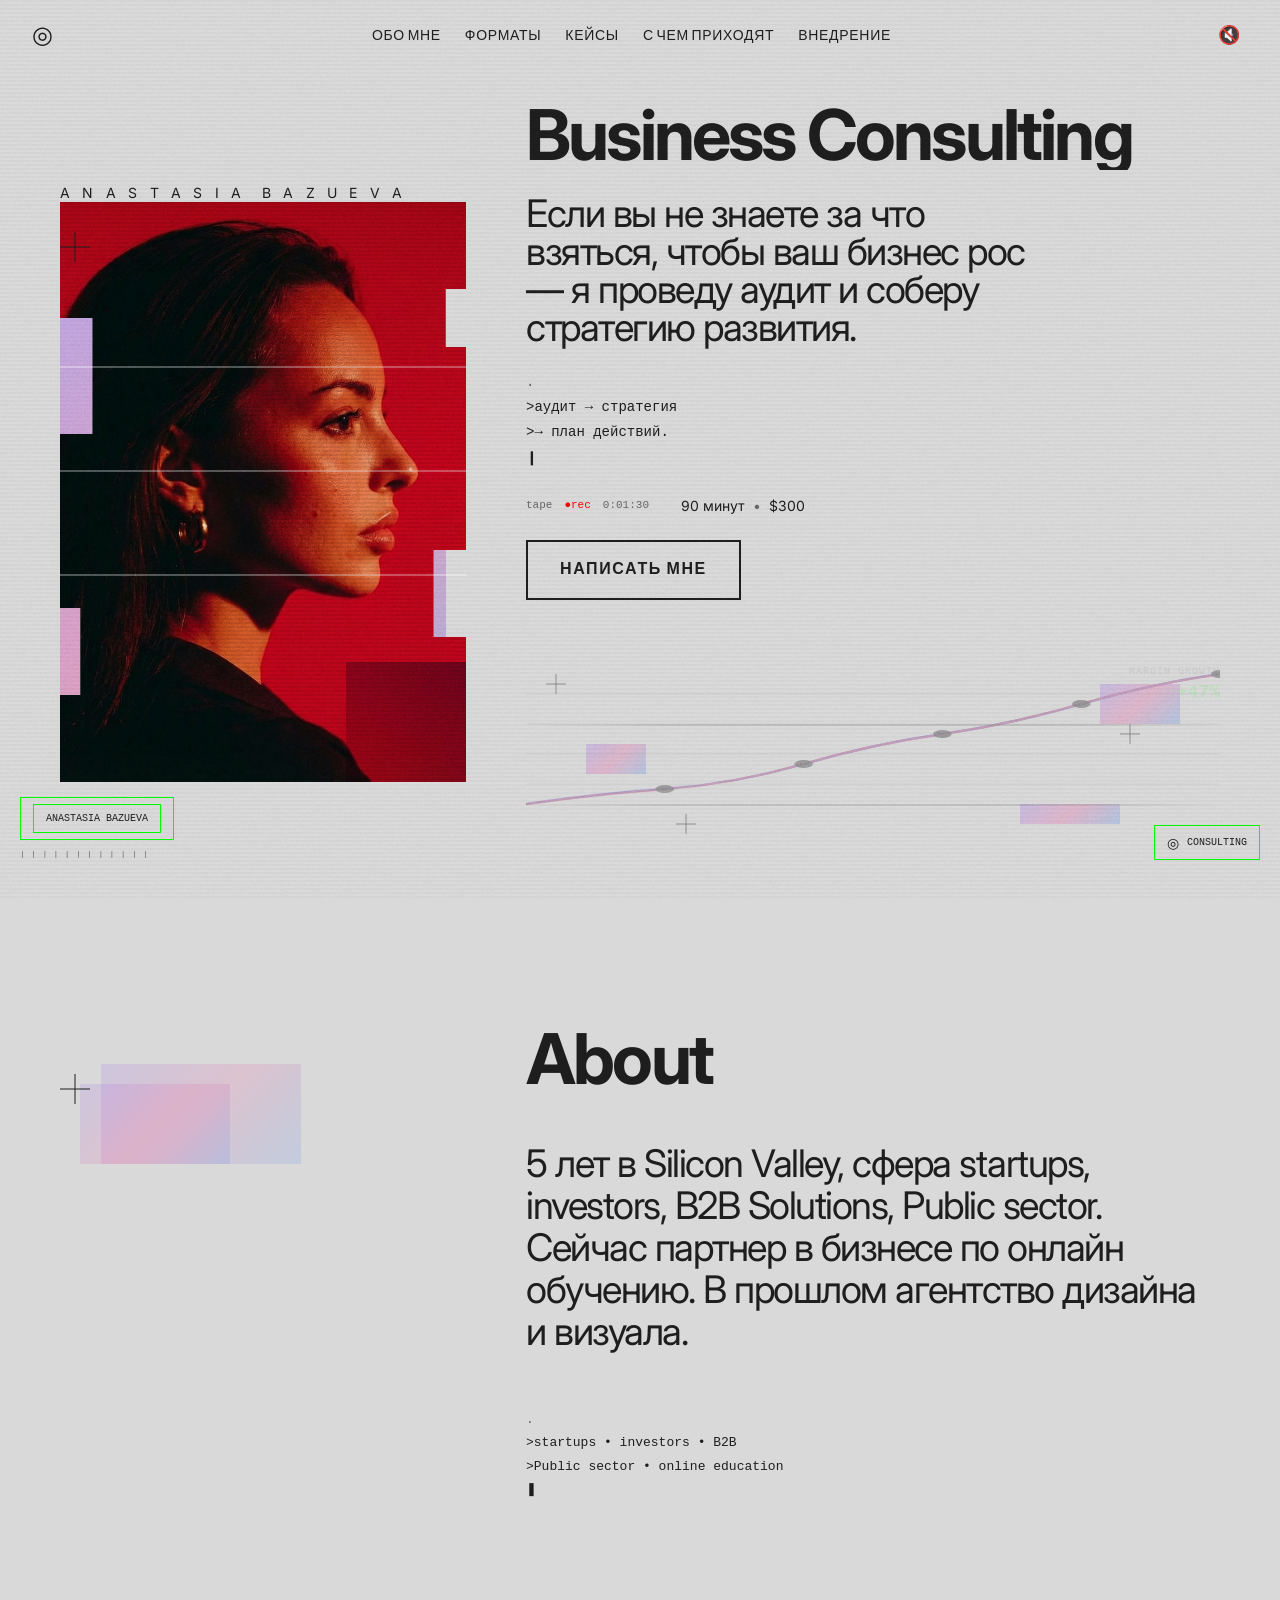
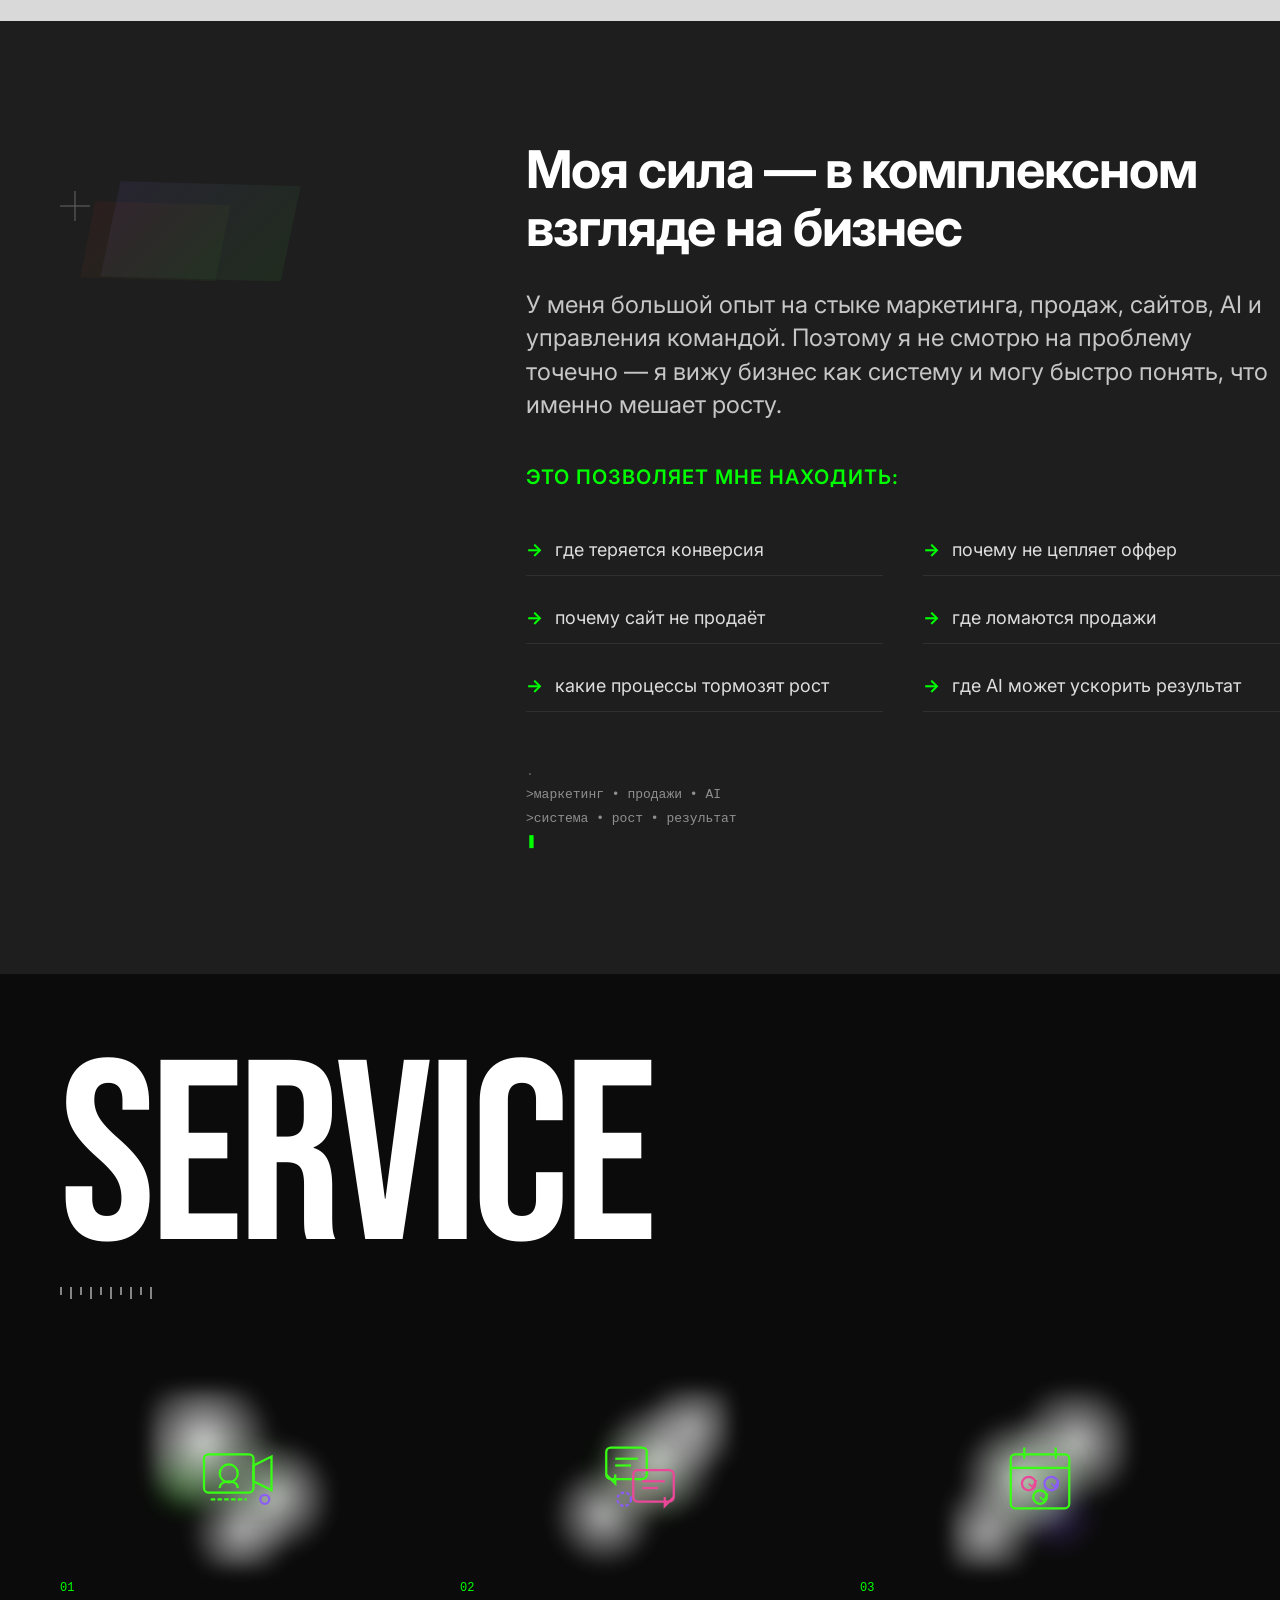
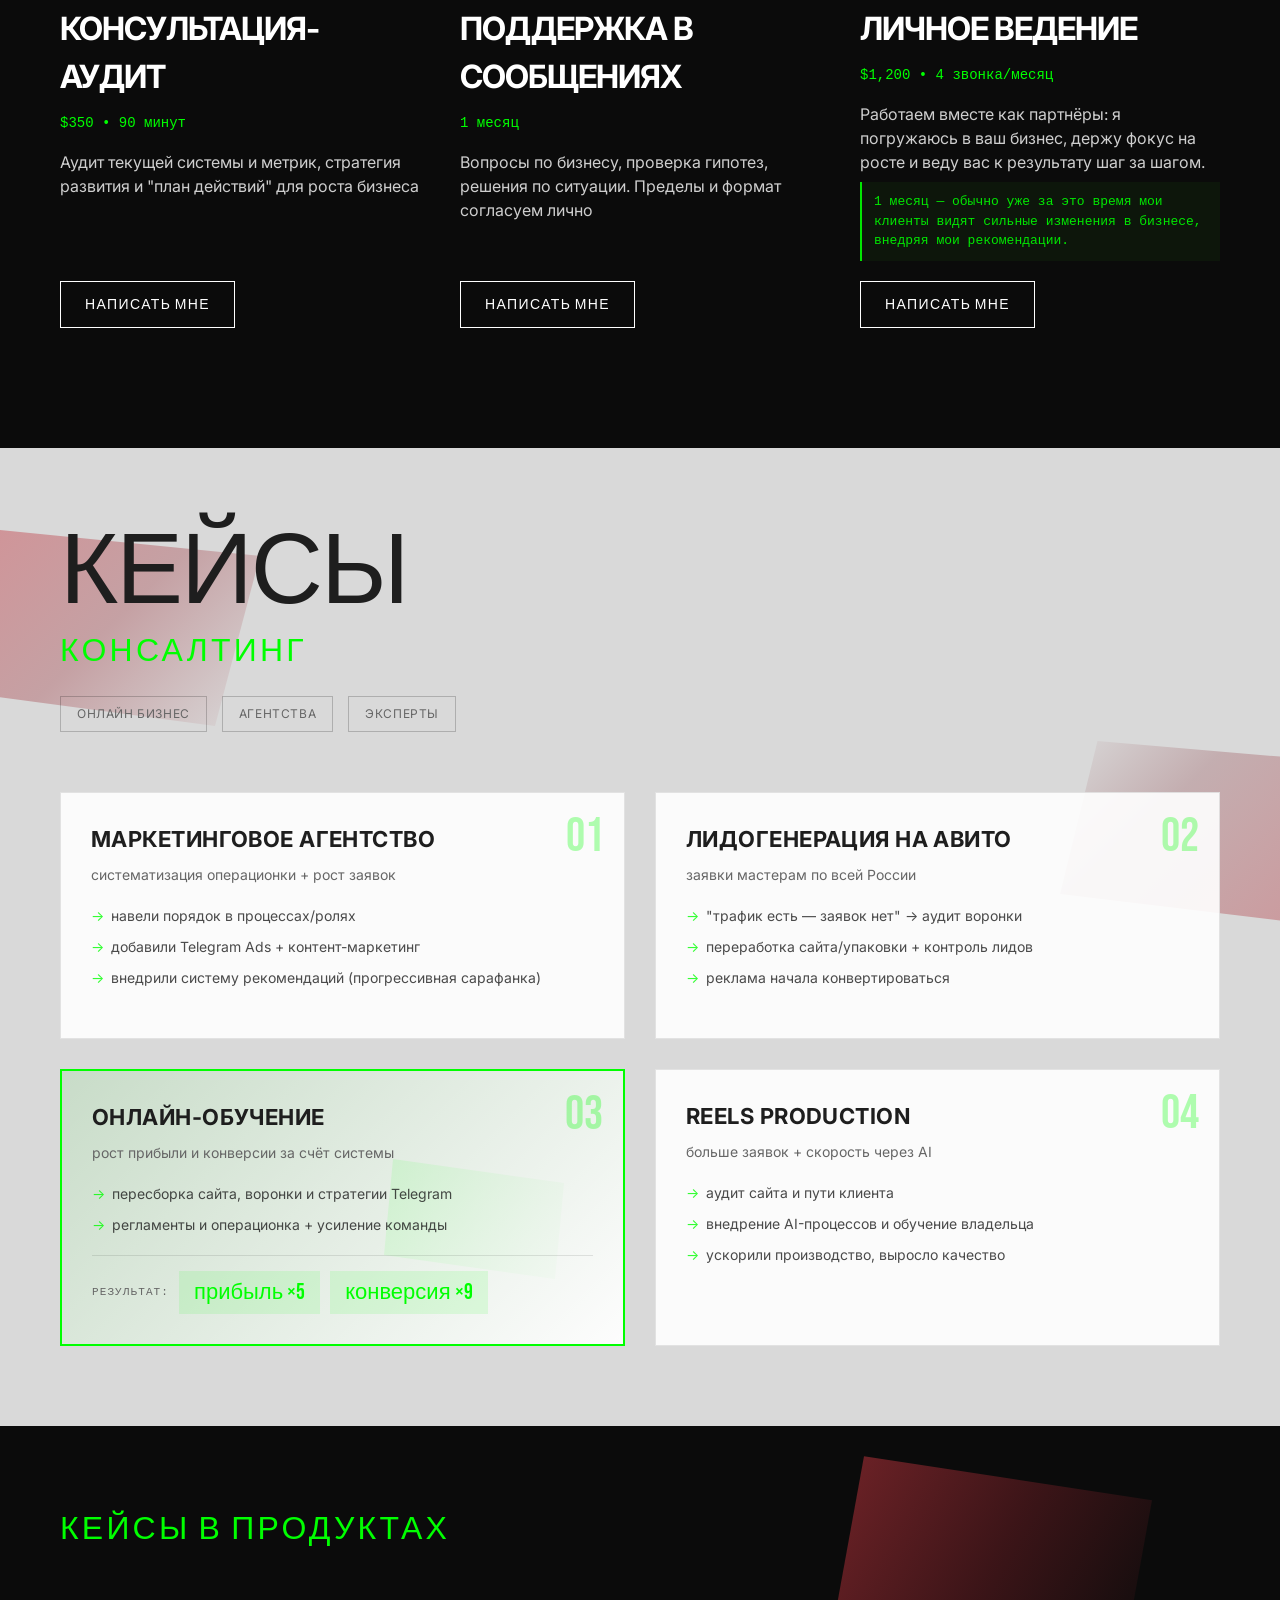
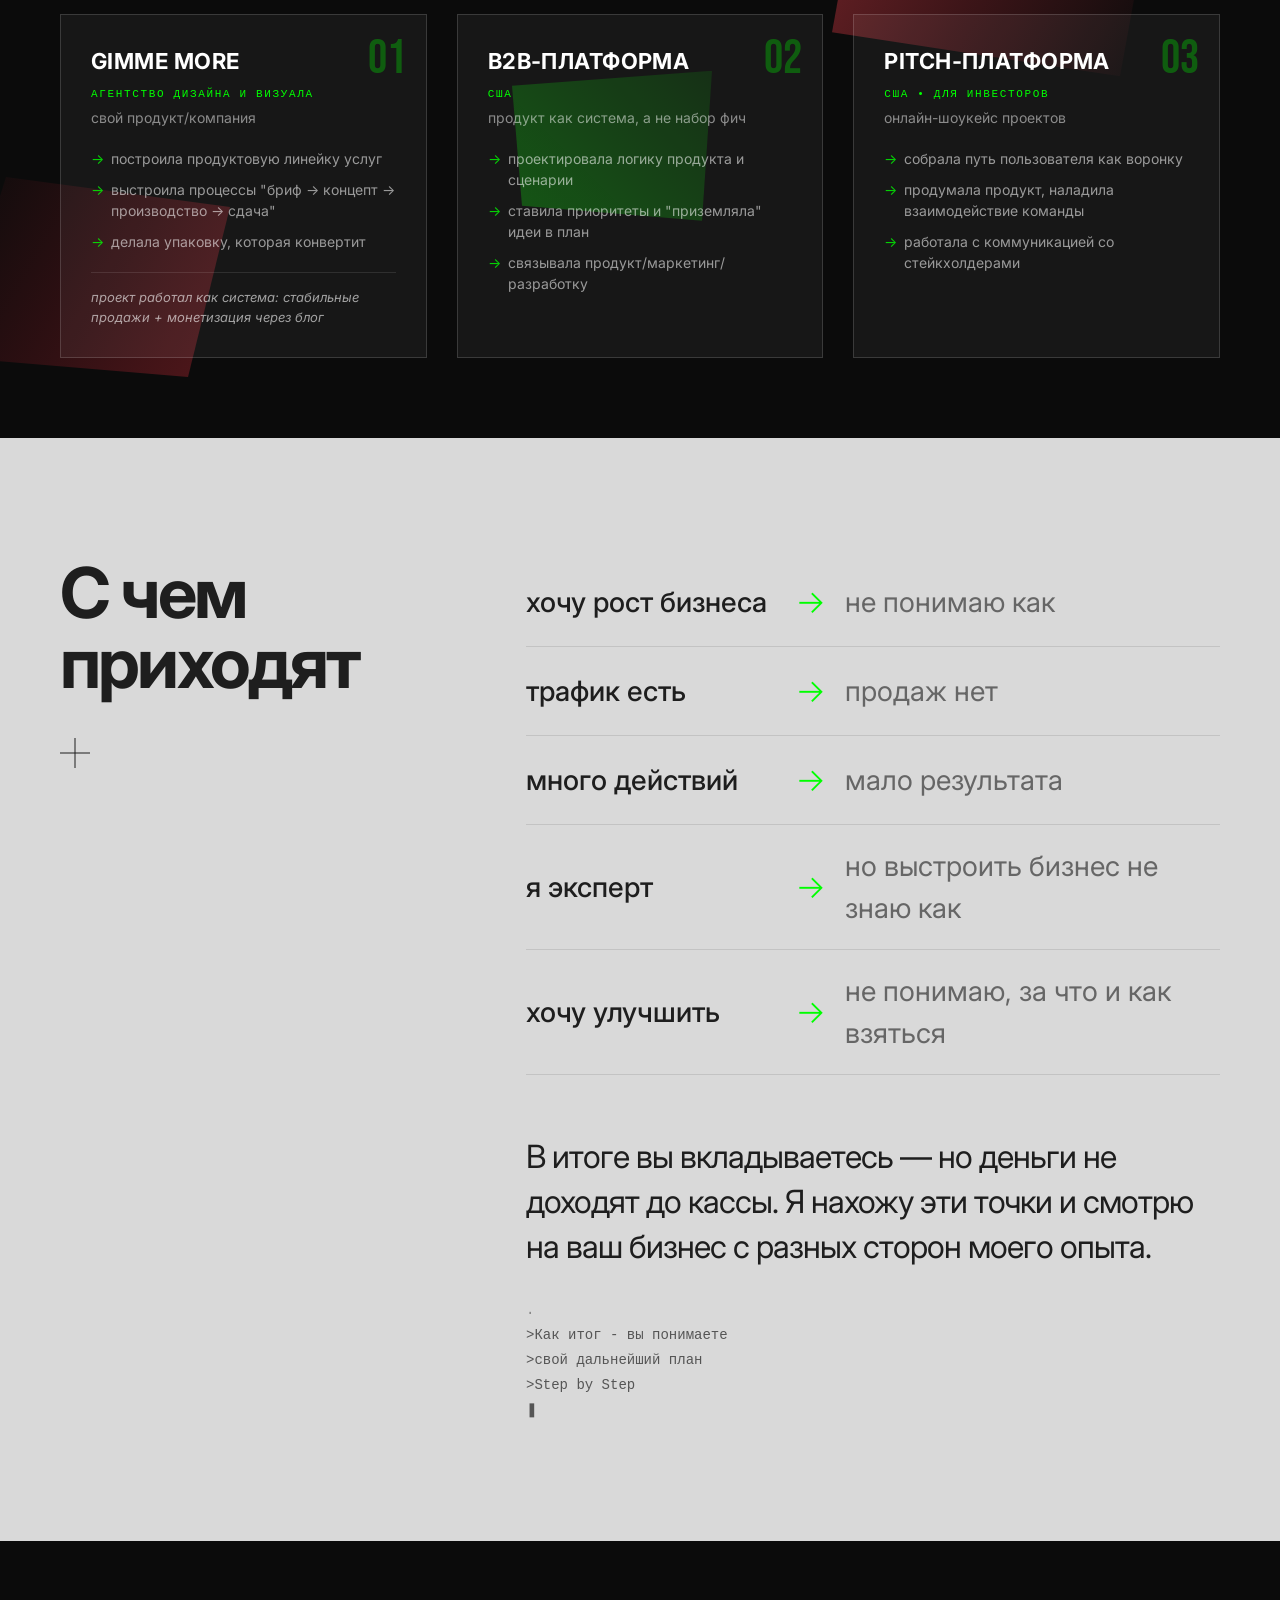
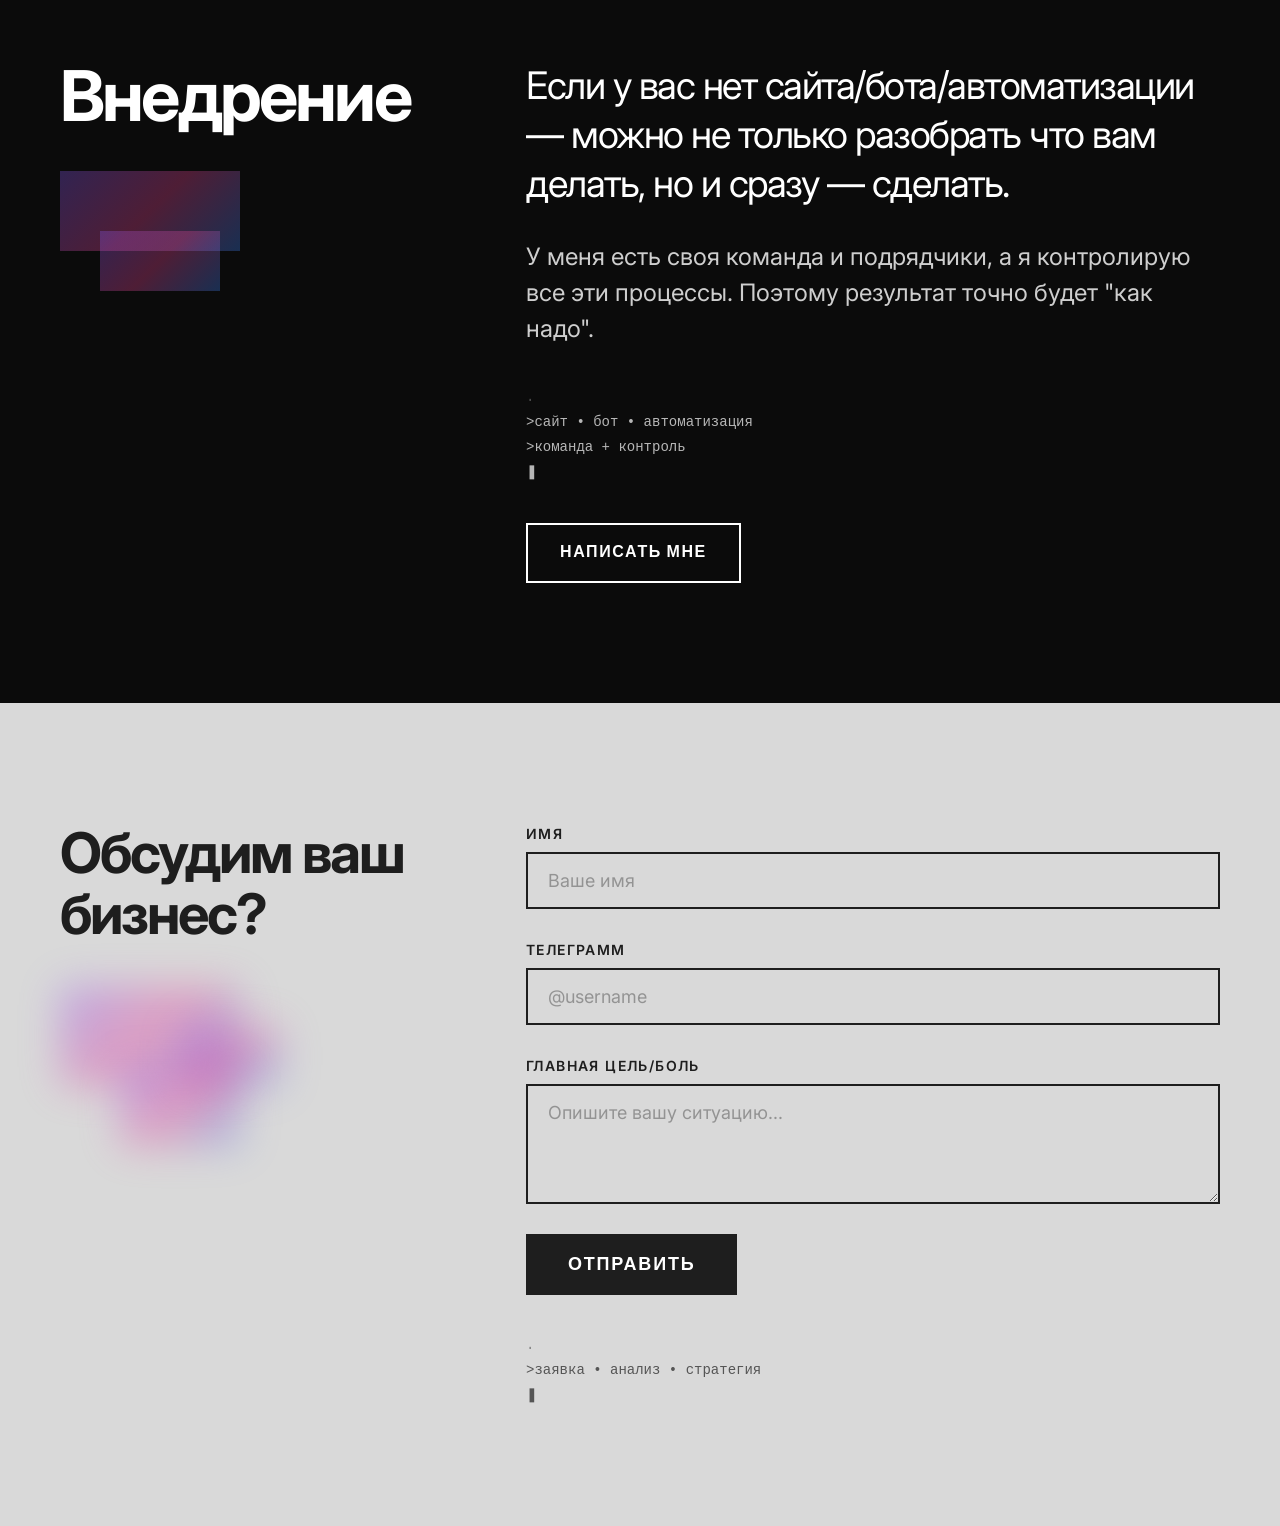
<file: index.html>
<!DOCTYPE html>
<html lang="ru">
<head>
    <meta charset="UTF-8">
    <meta name="viewport" content="width=device-width, initial-scale=1.0">
    
    <!-- Google Site Verification -->
    <meta name="google-site-verification" content="x9IUlZt-P3_y-FMjSWGEfoLqw23lVJNeAgJu95yqfCg" />
    
    <!-- SEO Meta Tags -->
    <title>Бизнес-консультант Анастасия Базуева | Консультации по развитию бизнеса онлайн</title>
    <meta name="description" content="Бизнес-консультант с опытом в Silicon Valley. Аудит бизнеса, стратегия роста, увеличение прибыли. Консультации онлайн: анализ метрик, воронки продаж, план действий. От $300 за сессию.">
    <meta name="keywords" content="бизнес консультант, консультация онлайн бизнеса, как увеличить прибыль, рост бизнеса, аудит бизнеса, стратегия развития бизнеса, бизнес консалтинг, увеличение продаж, воронка продаж, бизнес стратег, консультант по бизнесу онлайн">
    <meta name="author" content="Анастасия Базуева">
    <meta name="robots" content="index, follow">
    <link rel="canonical" href="https://bazuevaconasulting.netlify.app/">
    
    <!-- Open Graph / Facebook -->
    <meta property="og:type" content="website">
    <meta property="og:url" content="https://bazuevaconasulting.netlify.app/">
    <meta property="og:title" content="Бизнес-консультант Анастасия Базуева | Стратегия роста вашего бизнеса">
    <meta property="og:description" content="Аудит бизнеса и стратегия развития от консультанта с опытом в Silicon Valley. Консультации онлайн от $300.">
    <meta property="og:image" content="https://bazuevaconasulting.netlify.app/photo.png">
    <meta property="og:locale" content="ru_RU">
    
    <!-- Twitter -->
    <meta name="twitter:card" content="summary_large_image">
    <meta name="twitter:url" content="https://bazuevaconasulting.netlify.app/">
    <meta name="twitter:title" content="Бизнес-консультант Анастасия Базуева | Стратегия роста вашего бизнеса">
    <meta name="twitter:description" content="Аудит бизнеса и стратегия развития от консультанта с опытом в Silicon Valley. Консультации онлайн от $300.">
    <meta name="twitter:image" content="https://bazuevaconasulting.netlify.app/photo.png">
    <link rel="preconnect" href="https://fonts.googleapis.com">
    <link rel="preconnect" href="https://fonts.gstatic.com" crossorigin>
    <link href="https://fonts.googleapis.com/css2?family=Bebas+Neue&family=Inter:wght@400;500;600;700&display=swap" rel="stylesheet">
    <link rel="stylesheet" href="styles.css">
    
    <!-- Schema.org Structured Data -->
    <script type="application/ld+json">
    {
        "@context": "https://schema.org",
        "@type": "ProfessionalService",
        "name": "Анастасия Базуева - Бизнес Консалтинг",
        "description": "Бизнес-консультант с опытом в Silicon Valley. Аудит бизнеса, стратегия роста, увеличение прибыли.",
        "url": "https://bazuevaconasulting.netlify.app/",
        "image": "https://bazuevaconasulting.netlify.app/photo.png",
        "priceRange": "$300-$400",
        "serviceType": ["Бизнес-консультации", "Аудит бизнеса", "Стратегия развития"],
        "founder": {
            "@type": "Person",
            "name": "Анастасия Базуева",
            "jobTitle": "Бизнес-консультант",
            "sameAs": "https://t.me/nastyabazueva"
        },
        "hasOfferCatalog": {
            "@type": "OfferCatalog",
            "name": "Услуги консалтинга",
            "itemListElement": [
                {
                    "@type": "Offer",
                    "name": "Консультация-аудит",
                    "description": "Аудит текущей системы и метрик, стратегия развития",
                    "price": "300",
                    "priceCurrency": "USD"
                },
                {
                    "@type": "Offer",
                    "name": "Подписка на звонки",
                    "description": "Part-time партнёр-стратег в вашу команду",
                    "price": "400",
                    "priceCurrency": "USD"
                }
            ]
        }
    }
    </script>
</head>
<body>
    <!-- Глобальные глитч-эффекты -->
    <div class="glitch-lines"></div>
    <div class="glitch-bar glitch-bar--1"></div>
    <div class="glitch-bar glitch-bar--2"></div>
    <div class="glitch-bar glitch-bar--3"></div>
    
    <!-- Canvas для эффекта шума -->
    <canvas id="noise-canvas"></canvas>

    <!-- Header -->
    <header class="header">
        <div class="header__container">
            <div class="header__logo">
                <a href="#" class="header__logo-link">
                    <span class="header__icon">◎</span>
                </a>
            </div>
            
            <nav class="header__nav">
                <a href="#about" class="nav__link">ОБО МНЕ</a>
                <a href="#formats" class="nav__link">ФОРМАТЫ</a>
                <a href="#cases" class="nav__link">КЕЙСЫ</a>
                <a href="#problems" class="nav__link">С ЧЕМ ПРИХОДЯТ</a>
                <a href="#implementation" class="nav__link">ВНЕДРЕНИЕ</a>
            </nav>
            
            <button class="header__sound-btn">
                <span class="sound-icon">🔇</span>
            </button>
        </div>
    </header>

    <!-- Floating Side Labels -->
    <div class="floating-label floating-label--left">
        <a href="#" class="floating-label__link">
            <span class="floating-label__box">ANASTASIA BAZUEVA</span>
        </a>
        <span class="floating-label__ticker">| | | | | | | | | | | |</span>
    </div>
    
    <div class="floating-label floating-label--right">
        <a href="#" class="floating-label__link">
            <span class="floating-label__icon">◎</span>
            <span class="floating-label__text">CONSULTING</span>
        </a>
    </div>

    <!-- Hero Section -->
    <section class="hero">
        <div class="hero__container">
            <!-- Левая часть - Глитч-элементы -->
            <div class="hero__left">
                <div class="hero__brand">
                    <span class="brand__name">A N A S T A S I A&nbsp;&nbsp;B A Z U E V A</span>
                    <span class="brand__ticker">| | | | | | | | | | | |</span>
                </div>
                
                <!-- Декоративный крест -->
                <div class="hero__cross">
                    <span class="cross__horizontal"></span>
                    <span class="cross__vertical"></span>
                </div>
                
                <!-- Фото с глитч-эффектом -->
                <div class="hero__photo-container">
                    <div class="hero__photo-glitch">
                        <img src="photo.png" alt="Anastasia Bazueva" class="hero__photo hero__photo--main">
                        <img src="photo.png" alt="" class="hero__photo hero__photo--r" aria-hidden="true">
                        <img src="photo.png" alt="" class="hero__photo hero__photo--g" aria-hidden="true">
                        <img src="photo.png" alt="" class="hero__photo hero__photo--b" aria-hidden="true">
                    </div>
                    <div class="hero__photo-scanlines"></div>
                    <div class="hero__photo-noise"></div>
                </div>
                
                <!-- Глитч-декоративные элементы -->
                <div class="glitch-decor">
                    <div class="glitch-decor__shape glitch-decor__shape--1"></div>
                    <div class="glitch-decor__shape glitch-decor__shape--2"></div>
                    <div class="glitch-decor__lines">
                        <span></span><span></span><span></span>
                    </div>
                </div>
            </div>
            
            <!-- Правая часть с текстом -->
            <div class="hero__content">
                <div class="hero__title-wrapper">
                    <h1 class="hero__title">Business Consulting</h1>
                </div>
                
                <div class="hero__description">
                    <p class="hero__text">
                        Если вы не знаете за что взяться, чтобы ваш бизнес рос — я проведу аудит и соберу стратегию развития.
                    </p>
                </div>
                
                <div class="hero__terminal">
                    <span class="terminal__prompt">.</span>
                    <span class="terminal__line">>аудит → стратегия</span>
                    <span class="terminal__line">>→ план действий.</span>
                    <span class="terminal__cursor">❙︎</span>
                </div>
                
                <div class="hero__meta">
                    <div class="meta__tape">
                        <span class="tape__label">tape</span>
                        <span class="tape__rec">●rec</span>
                        <span class="tape__time">0:01:30</span>
                    </div>
                    <div class="meta__price">
                        <span class="price__duration">90 минут</span>
                        <span class="price__separator">•</span>
                        <span class="price__amount">$300</span>
                    </div>
                </div>
                
                <a href="#contact" class="hero__cta">
                    <span class="cta__text">НАПИСАТЬ МНЕ</span>
                </a>
                
                <!-- График роста маржи с глитч-элементами -->
                <div class="hero__chart-wrapper">
                    <!-- Крестики -->
                    <div class="chart__cross chart__cross--1">
                        <span class="cross__h"></span>
                        <span class="cross__v"></span>
                    </div>
                    <div class="chart__cross chart__cross--2">
                        <span class="cross__h"></span>
                        <span class="cross__v"></span>
                    </div>
                    <div class="chart__cross chart__cross--3">
                        <span class="cross__h"></span>
                        <span class="cross__v"></span>
                    </div>
                    
                    <!-- Глитч-блоки -->
                    <div class="chart__glitch chart__glitch--1"></div>
                    <div class="chart__glitch chart__glitch--2"></div>
                    <div class="chart__glitch chart__glitch--3"></div>
                    
                    <!-- График -->
                    <div class="hero__chart">
                        <svg class="chart__svg" viewBox="0 0 300 150" preserveAspectRatio="none">
                            <!-- Сетка -->
                            <line class="chart__grid-line" x1="0" y1="30" x2="300" y2="30"/>
                            <line class="chart__grid-line" x1="0" y1="60" x2="300" y2="60"/>
                            <line class="chart__grid-line" x1="0" y1="90" x2="300" y2="90"/>
                            <line class="chart__grid-line" x1="0" y1="120" x2="300" y2="120"/>
                            
                            <!-- Основная линия графика -->
                            <path class="chart__line chart__line--main" d="M0,140 Q30,130 60,125 T120,100 T180,70 T240,40 T300,10" fill="none"/>
                            
                            <!-- Глитч-линии -->
                            <path class="chart__line chart__line--glitch1" d="M0,140 Q30,130 60,125 T120,100 T180,70 T240,40 T300,10" fill="none"/>
                            <path class="chart__line chart__line--glitch2" d="M0,140 Q30,130 60,125 T120,100 T180,70 T240,40 T300,10" fill="none"/>
                            
                            <!-- Заливка под графиком -->
                            <path class="chart__area" d="M0,140 Q30,130 60,125 T120,100 T180,70 T240,40 T300,10 L300,150 L0,150 Z"/>
                            
                            <!-- Точки -->
                            <circle class="chart__dot" cx="60" cy="125" r="4"/>
                            <circle class="chart__dot" cx="120" cy="100" r="4"/>
                            <circle class="chart__dot" cx="180" cy="70" r="4"/>
                            <circle class="chart__dot" cx="240" cy="40" r="4"/>
                            <circle class="chart__dot" cx="300" cy="10" r="4"/>
                        </svg>
                        <div class="chart__label">
                            <span class="chart__label-text">margin growth</span>
                            <span class="chart__label-value">+47%</span>
                        </div>
                    </div>
                    
                    <!-- Дополнительные глитч-полосы -->
                    <div class="chart__scanline chart__scanline--1"></div>
                    <div class="chart__scanline chart__scanline--2"></div>
                </div>
            </div>
        </div>
    </section>

    <!-- About Section -->
    <section id="about" class="about">
        <div class="about__container">
            <!-- Левая часть - с глитч-элементами -->
            <div class="about__left">
                <div class="about__glitch-decor">
                    <div class="about__glitch-shape about__glitch-shape--1"></div>
                    <div class="about__glitch-shape about__glitch-shape--2"></div>
                </div>
                <div class="about__cross">
                    <span class="cross__horizontal"></span>
                    <span class="cross__vertical"></span>
                </div>
            </div>
            
            <!-- Правая часть - весь контент -->
            <div class="about__content">
                <h2 class="about__title">About</h2>
                
                <div class="about__text-block">
                    <p class="about__text">
                        5 лет в Silicon Valley, сфера startups, investors, B2B Solutions, Public sector. Сейчас партнер в бизнесе по онлайн обучению. В прошлом агентство дизайна и визуала.
                    </p>
                </div>
                
                <div class="about__terminal">
                    <span class="terminal__prompt">.</span>
                    <span class="terminal__line">>startups • investors • B2B</span>
                    <span class="terminal__line">>Public sector • online education</span>
                    <span class="terminal__cursor">❚︎</span>
                </div>
            </div>
        </div>
    </section>


    <!-- Strength Section -->
    <section id="strength" class="strength">
        <div class="strength__container">
            <!-- Левая часть - декор -->
            <div class="strength__left">
                <div class="strength__glitch-decor">
                    <div class="strength__glitch-shape strength__glitch-shape--1"></div>
                    <div class="strength__glitch-shape strength__glitch-shape--2"></div>
                </div>
                <div class="strength__cross">
                    <span class="cross__horizontal"></span>
                    <span class="cross__vertical"></span>
                </div>
            </div>
            
            <!-- Правая часть - контент -->
            <div class="strength__content">
                <h2 class="strength__title">Моя сила — в комплексном взгляде на бизнес</h2>
                
                <div class="strength__text-block">
                    <p class="strength__text">
                        У меня большой опыт на стыке маркетинга, продаж, сайтов, AI и управления командой.
                        Поэтому я не смотрю на проблему точечно — я вижу бизнес как систему и могу быстро понять, что именно мешает росту.
                    </p>
                </div>
                
                <div class="strength__subtitle">
                    <span class="strength__subtitle-text">Это позволяет мне находить:</span>
                </div>
                
                <div class="strength__bullets">
                    <div class="strength__bullet">
                        <span class="strength__bullet-arrow">&rarr;</span>
                        <span class="strength__bullet-text">где теряется конверсия</span>
                    </div>
                    <div class="strength__bullet">
                        <span class="strength__bullet-arrow">&rarr;</span>
                        <span class="strength__bullet-text">почему не цепляет оффер</span>
                    </div>
                    <div class="strength__bullet">
                        <span class="strength__bullet-arrow">&rarr;</span>
                        <span class="strength__bullet-text">почему сайт не продаёт</span>
                    </div>
                    <div class="strength__bullet">
                        <span class="strength__bullet-arrow">&rarr;</span>
                        <span class="strength__bullet-text">где ломаются продажи</span>
                    </div>
                    <div class="strength__bullet">
                        <span class="strength__bullet-arrow">&rarr;</span>
                        <span class="strength__bullet-text">какие процессы тормозят рост</span>
                    </div>
                    <div class="strength__bullet">
                        <span class="strength__bullet-arrow">&rarr;</span>
                        <span class="strength__bullet-text">где AI может ускорить результат</span>
                    </div>
                </div>
                
                <div class="strength__terminal">
                    <span class="terminal__prompt">.</span>
                    <span class="terminal__line">&gt;маркетинг &bull; продажи &bull; AI</span>
                    <span class="terminal__line">&gt;система &bull; рост &bull; результат</span>
                    <span class="terminal__cursor">&#10074;&#xFE0E;</span>
                </div>
            </div>
        </div>
    </section>

    <!-- Formats Section -->
    <section id="formats" class="formats">
        <!-- Большой заголовок SERVICE -->
        <div class="formats__header">
            <h2 class="formats__title">SERVICE</h2>
            <div class="formats__ticker">
                <span></span><span></span><span></span><span></span><span></span>
                <span></span><span></span><span></span><span></span><span></span>
            </div>
        </div>
        
        <!-- Карточки услуг -->
        <div class="formats__container">
            <div class="formats__grid">
                <!-- Карточка 01 -->
                <div class="format-card">
                    <div class="format-card__visual">
                        <div class="format-card__splatter"></div>
                        <div class="format-card__icon">
                            <!-- Иконка видеозвонка/консультации -->
                            <svg viewBox="0 0 80 80" fill="none" xmlns="http://www.w3.org/2000/svg">
                                <rect x="8" y="18" width="44" height="34" rx="4" stroke="#39FF14" stroke-width="2"/>
                                <path d="M52 28L68 20V50L52 42V28Z" stroke="#39FF14" stroke-width="2"/>
                                <circle cx="30" cy="35" r="8" stroke="#39FF14" stroke-width="2"/>
                                <path d="M22 48C22 44 26 42 30 42C34 42 38 44 38 48" stroke="#39FF14" stroke-width="2"/>
                                <line x1="14" y1="58" x2="46" y2="58" stroke="#39FF14" stroke-width="2" stroke-dasharray="4 2"/>
                                <circle cx="62" cy="58" r="4" stroke="#8B5CF6" stroke-width="2"/>
                            </svg>
                        </div>
                    </div>
                    <div class="format-card__content">
                        <div class="format-card__number">01</div>
                        <h3 class="format-card__title-big">Консультация-аудит</h3>
                        <div class="format-card__price">$350 • 90 минут</div>
                        <p class="format-card__desc">Аудит текущей системы и метрик, стратегия развития и "план действий" для роста бизнеса</p>
                        <a href="#contact" class="format-card__cta">НАПИСАТЬ МНЕ</a>
                    </div>
                </div>
                
                <!-- Карточка 02 -->
                <div class="format-card">
                    <div class="format-card__visual">
                        <div class="format-card__splatter format-card__splatter--2"></div>
                        <div class="format-card__icon">
                            <!-- Иконка чата/сообщений -->
                            <svg viewBox="0 0 80 80" fill="none" xmlns="http://www.w3.org/2000/svg">
                                <rect x="10" y="12" width="36" height="28" rx="4" stroke="#39FF14" stroke-width="2"/>
                                <path d="M10 36L18 44V36" stroke="#39FF14" stroke-width="2"/>
                                <line x1="18" y1="22" x2="38" y2="22" stroke="#39FF14" stroke-width="2"/>
                                <line x1="18" y1="28" x2="32" y2="28" stroke="#39FF14" stroke-width="2"/>
                                <rect x="34" y="32" width="36" height="28" rx="4" stroke="#EC4899" stroke-width="2"/>
                                <path d="M70 56L62 64V56" stroke="#EC4899" stroke-width="2"/>
                                <line x1="42" y1="42" x2="62" y2="42" stroke="#EC4899" stroke-width="2"/>
                                <line x1="42" y1="48" x2="56" y2="48" stroke="#EC4899" stroke-width="2"/>
                                <circle cx="26" cy="58" r="6" stroke="#8B5CF6" stroke-width="2" stroke-dasharray="3 2"/>
                            </svg>
                        </div>
                    </div>
                    <div class="format-card__content">
                        <div class="format-card__number">02</div>
                        <h3 class="format-card__title-big">Поддержка в сообщениях</h3>
                        <div class="format-card__price">1 месяц</div>
                        <p class="format-card__desc">Вопросы по бизнесу, проверка гипотез, решения по ситуации. Пределы и формат согласуем лично</p>
                        <a href="#contact" class="format-card__cta">НАПИСАТЬ МНЕ</a>
                    </div>
                </div>
                
                <!-- Карточка 03 -->
                <div class="format-card">
                    <div class="format-card__visual">
                        <div class="format-card__splatter format-card__splatter--3"></div>
                        <div class="format-card__icon">
                            <!-- Иконка звонков/календаря -->
                            <svg viewBox="0 0 80 80" fill="none" xmlns="http://www.w3.org/2000/svg">
                                <rect x="14" y="18" width="52" height="48" rx="4" stroke="#39FF14" stroke-width="2"/>
                                <line x1="14" y1="30" x2="66" y2="30" stroke="#39FF14" stroke-width="2"/>
                                <line x1="26" y1="12" x2="26" y2="22" stroke="#39FF14" stroke-width="2"/>
                                <line x1="54" y1="12" x2="54" y2="22" stroke="#39FF14" stroke-width="2"/>
                                <circle cx="30" cy="44" r="6" stroke="#EC4899" stroke-width="2"/>
                                <circle cx="50" cy="44" r="6" stroke="#8B5CF6" stroke-width="2"/>
                                <circle cx="40" cy="56" r="6" stroke="#39FF14" stroke-width="2"/>
                                <path d="M30 44L33 47L37 41" stroke="#EC4899" stroke-width="1.5"/>
                                <path d="M50 44L53 47L57 41" stroke="#8B5CF6" stroke-width="1.5"/>
                                <path d="M40 56L43 59L47 53" stroke="#39FF14" stroke-width="1.5"/>
                            </svg>
                        </div>
                    </div>
                    <div class="format-card__content">
                        <div class="format-card__number">03</div>
                        <h3 class="format-card__title-big">Личное ведение</h3>
                        <div class="format-card__price">$1,200 • 4 звонка/месяц</div>
                        <p class="format-card__desc">Работаем вместе как партнёры: я погружаюсь в ваш бизнес, держу фокус на росте и веду вас к результату шаг за шагом.</p>
                        <p class="format-card__note">1 месяц — обычно уже за это время мои клиенты видят сильные изменения в бизнесе, внедряя мои рекомендации.</p>
                        <a href="#contact" class="format-card__cta">НАПИСАТЬ МНЕ</a>
                    </div>
                </div>
            </div>
        </div>
    </section>

    <!-- Кейсы Section -->
    <section id="cases" class="cases">
        <!-- Кейсы консалтинга -->
        <div class="cases__block cases__block--consulting">
            <!-- Глитч-декор для консалтинга -->
            <div class="cases__glitch-decor">
                <div class="cases__glitch-shape cases__glitch-shape--1"></div>
                <div class="cases__glitch-shape cases__glitch-shape--2"></div>
                <div class="cases__glitch-shape cases__glitch-shape--3"></div>
                <div class="cases__glitch-line cases__glitch-line--1"></div>
                <div class="cases__glitch-line cases__glitch-line--2"></div>
                <div class="cases__glitch-line cases__glitch-line--3"></div>
            </div>
            <div class="cases__header">
                <h2 class="cases__title">Кейсы</h2>
                <div class="cases__subtitle">консалтинг</div>
                <div class="cases__tags">
                    <span class="cases__tag">онлайн бизнес</span>
                    <span class="cases__tag">агентства</span>
                    <span class="cases__tag">эксперты</span>
                </div>
            </div>
            
            <div class="cases__grid">
                <!-- Кейс 1 -->
                <div class="case-card">
                    <div class="case-card__number">01</div>
                    <h3 class="case-card__title">Маркетинговое агентство</h3>
                    <div class="case-card__subtitle">систематизация операционки + рост заявок</div>
                    <ul class="case-card__list">
                        <li>навели порядок в процессах/ролях</li>
                        <li>добавили Telegram Ads + контент-маркетинг</li>
                        <li>внедрили систему рекомендаций (прогрессивная сарафанка)</li>
                    </ul>
                </div>
                
                <!-- Кейс 2 -->
                <div class="case-card">
                    <div class="case-card__number">02</div>
                    <h3 class="case-card__title">Лидогенерация на Авито</h3>
                    <div class="case-card__subtitle">заявки мастерам по всей России</div>
                    <ul class="case-card__list">
                        <li>"трафик есть — заявок нет" → аудит воронки</li>
                        <li>переработка сайта/упаковки + контроль лидов</li>
                        <li>реклама начала конвертироваться</li>
                    </ul>
                </div>
                
                <!-- Кейс 3 -->
                <div class="case-card case-card--highlight">
                    <div class="case-card__number">03</div>
                    <h3 class="case-card__title">Онлайн-обучение</h3>
                    <div class="case-card__subtitle">рост прибыли и конверсии за счёт системы</div>
                    <ul class="case-card__list">
                        <li>пересборка сайта, воронки и стратегии Telegram</li>
                        <li>регламенты и операционка + усиление команды</li>
                    </ul>
                    <div class="case-card__result">
                        <span class="result__label">результат:</span>
                        <span class="result__value">прибыль ×5</span>
                        <span class="result__value">конверсия ×9</span>
                    </div>
                </div>
                
                <!-- Кейс 4 -->
                <div class="case-card">
                    <div class="case-card__number">04</div>
                    <h3 class="case-card__title">Reels Production</h3>
                    <div class="case-card__subtitle">больше заявок + скорость через AI</div>
                    <ul class="case-card__list">
                        <li>аудит сайта и пути клиента</li>
                        <li>внедрение AI-процессов и обучение владельца</li>
                        <li>ускорили производство, выросло качество</li>
                    </ul>
                </div>
            </div>
        </div>
        
        <!-- Кейсы в продуктах -->
        <div class="cases__block cases__block--products">
            <!-- Глитч-декор для продуктов -->
            <div class="cases__glitch-decor cases__glitch-decor--dark">
                <div class="cases__glitch-shape cases__glitch-shape--4"></div>
                <div class="cases__glitch-shape cases__glitch-shape--5"></div>
                <div class="cases__glitch-shape cases__glitch-shape--6"></div>
                <div class="cases__glitch-line cases__glitch-line--4"></div>
                <div class="cases__glitch-line cases__glitch-line--5"></div>
            </div>
            <div class="cases__header">
                <div class="cases__subtitle">кейсы в продуктах</div>
            </div>
            
            <div class="cases__grid cases__grid--products">
                <!-- Продукт 1 -->
                <div class="case-card case-card--product">
                    <div class="case-card__number">01</div>
                    <h3 class="case-card__title">GIMME MORE</h3>
                    <div class="case-card__type">Агентство дизайна и визуала</div>
                    <div class="case-card__subtitle">свой продукт/компания</div>
                    <ul class="case-card__list">
                        <li>построила продуктовую линейку услуг</li>
                        <li>выстроила процессы "бриф → концепт → производство → сдача"</li>
                        <li>делала упаковку, которая конвертит</li>
                    </ul>
                    <div class="case-card__result">
                        <span class="result__text">проект работал как система: стабильные продажи + монетизация через блог</span>
                    </div>
                </div>
                
                <!-- Продукт 2 -->
                <div class="case-card case-card--product">
                    <div class="case-card__number">02</div>
                    <h3 class="case-card__title">B2B-платформа</h3>
                    <div class="case-card__type">США</div>
                    <div class="case-card__subtitle">продукт как система, а не набор фич</div>
                    <ul class="case-card__list">
                        <li>проектировала логику продукта и сценарии</li>
                        <li>ставила приоритеты и "приземляла" идеи в план</li>
                        <li>связывала продукт/маркетинг/разработку</li>
                    </ul>
                </div>
                
                <!-- Продукт 3 -->
                <div class="case-card case-card--product">
                    <div class="case-card__number">03</div>
                    <h3 class="case-card__title">Pitch-платформа</h3>
                    <div class="case-card__type">США • для инвесторов</div>
                    <div class="case-card__subtitle">онлайн-шоукейс проектов</div>
                    <ul class="case-card__list">
                        <li>собрала путь пользователя как воронку</li>
                        <li>продумала продукт, наладила взаимодействие команды</li>
                        <li>работала с коммуникацией со стейкхолдерами</li>
                    </ul>
                </div>
            </div>
        </div>
    </section>

    <!-- С чем приходят Section -->
    <section id="problems" class="problems">
        <div class="problems__container">
            <div class="problems__left">
                <h2 class="problems__title">С чем приходят</h2>
                <div class="problems__cross">
                    <span class="cross__horizontal"></span>
                    <span class="cross__vertical"></span>
                </div>
            </div>
            
            <div class="problems__content">
                <div class="problems__list">
                    <div class="problem-item">
                        <span class="problem-item__left">хочу рост бизнеса</span>
                        <span class="problem-item__arrow">→</span>
                        <span class="problem-item__right">не понимаю как</span>
                    </div>
                    <div class="problem-item">
                        <span class="problem-item__left">трафик есть</span>
                        <span class="problem-item__arrow">→</span>
                        <span class="problem-item__right">продаж нет</span>
                    </div>
                    <div class="problem-item">
                        <span class="problem-item__left">много действий</span>
                        <span class="problem-item__arrow">→</span>
                        <span class="problem-item__right">мало результата</span>
                    </div>
                    <div class="problem-item">
                        <span class="problem-item__left">я эксперт</span>
                        <span class="problem-item__arrow">→</span>
                        <span class="problem-item__right">но выстроить бизнес не знаю как</span>
                    </div>
                    <div class="problem-item">
                        <span class="problem-item__left">хочу улучшить</span>
                        <span class="problem-item__arrow">→</span>
                        <span class="problem-item__right">не понимаю, за что и как взяться</span>
                    </div>
                </div>
                
                <div class="problems__summary">
                    <p class="problems__text">
                        В итоге вы вкладываетесь — но деньги не доходят до кассы. Я нахожу эти точки и смотрю на ваш бизнес с разных сторон моего опыта.
                    </p>
                    <div class="problems__terminal">
                        <span class="terminal__prompt">.</span>
                        <span class="terminal__line">>Как итог - вы понимаете</span>
                        <span class="terminal__line">>свой дальнейший план</span>
                        <span class="terminal__line">>Step by Step</span>
                        <span class="terminal__cursor">❚︎</span>
                    </div>
                </div>
            </div>
        </div>
    </section>

    <!-- Внедрение Section -->
    <section id="implementation" class="implementation">
        <div class="implementation__container">
            <div class="implementation__left">
                <h2 class="implementation__title">Внедрение</h2>
                <div class="implementation__glitch-decor">
                    <div class="implementation__glitch-shape implementation__glitch-shape--1"></div>
                    <div class="implementation__glitch-shape implementation__glitch-shape--2"></div>
                </div>
            </div>
            
            <div class="implementation__content">
                <p class="implementation__text">
                    Если у вас нет сайта/бота/автоматизации — можно не только разобрать что вам делать, но и сразу — сделать.
                </p>
                <p class="implementation__subtext">
                    У меня есть своя команда и подрядчики, а я контролирую все эти процессы. Поэтому результат точно будет "как надо".
                </p>
                
                <div class="implementation__terminal">
                    <span class="terminal__prompt">.</span>
                    <span class="terminal__line">>сайт • бот • автоматизация</span>
                    <span class="terminal__line">>команда + контроль</span>
                    <span class="terminal__cursor">❚︎</span>
                </div>
                
                <a href="#contact" class="implementation__cta">НАПИСАТЬ МНЕ</a>
            </div>
        </div>
    </section>

    <!-- Контакт Section -->
    <section id="contact" class="contact">
        <div class="contact__container">
            <div class="contact__left">
                <h2 class="contact__title">Обсудим ваш бизнес?</h2>
                <div class="contact__glitch-decor">
                    <div class="contact__glitch-shape contact__glitch-shape--1"></div>
                    <div class="contact__glitch-shape contact__glitch-shape--2"></div>
                    <div class="contact__glitch-shape contact__glitch-shape--3"></div>
                </div>
            </div>
            
            <div class="contact__content">
                <form class="contact__form" id="contactForm">
                    <div class="form__group">
                        <label class="form__label" for="name">Имя</label>
                        <input type="text" id="name" name="name" class="form__input" placeholder="Ваше имя" required>
                    </div>
                    
                    <div class="form__group">
                        <label class="form__label" for="telegram">Телеграмм</label>
                        <input type="text" id="telegram" name="telegram" class="form__input" placeholder="@username" required>
                    </div>
                    
                    <div class="form__group">
                        <label class="form__label" for="goal">Главная цель/боль</label>
                        <textarea id="goal" name="goal" class="form__textarea" placeholder="Опишите вашу ситуацию..." rows="4" required></textarea>
                    </div>
                    
                    <button type="submit" class="form__submit">ОТПРАВИТЬ</button>
                </form>
                
                <div class="contact__terminal">
                    <span class="terminal__prompt">.</span>
                    <span class="terminal__line">>заявка • анализ • стратегия</span>
                    <span class="terminal__cursor">❚︎</span>
                </div>
            </div>
        </div>
    </section>

    <script src="script.js"></script>
</body>
</html>
</file>
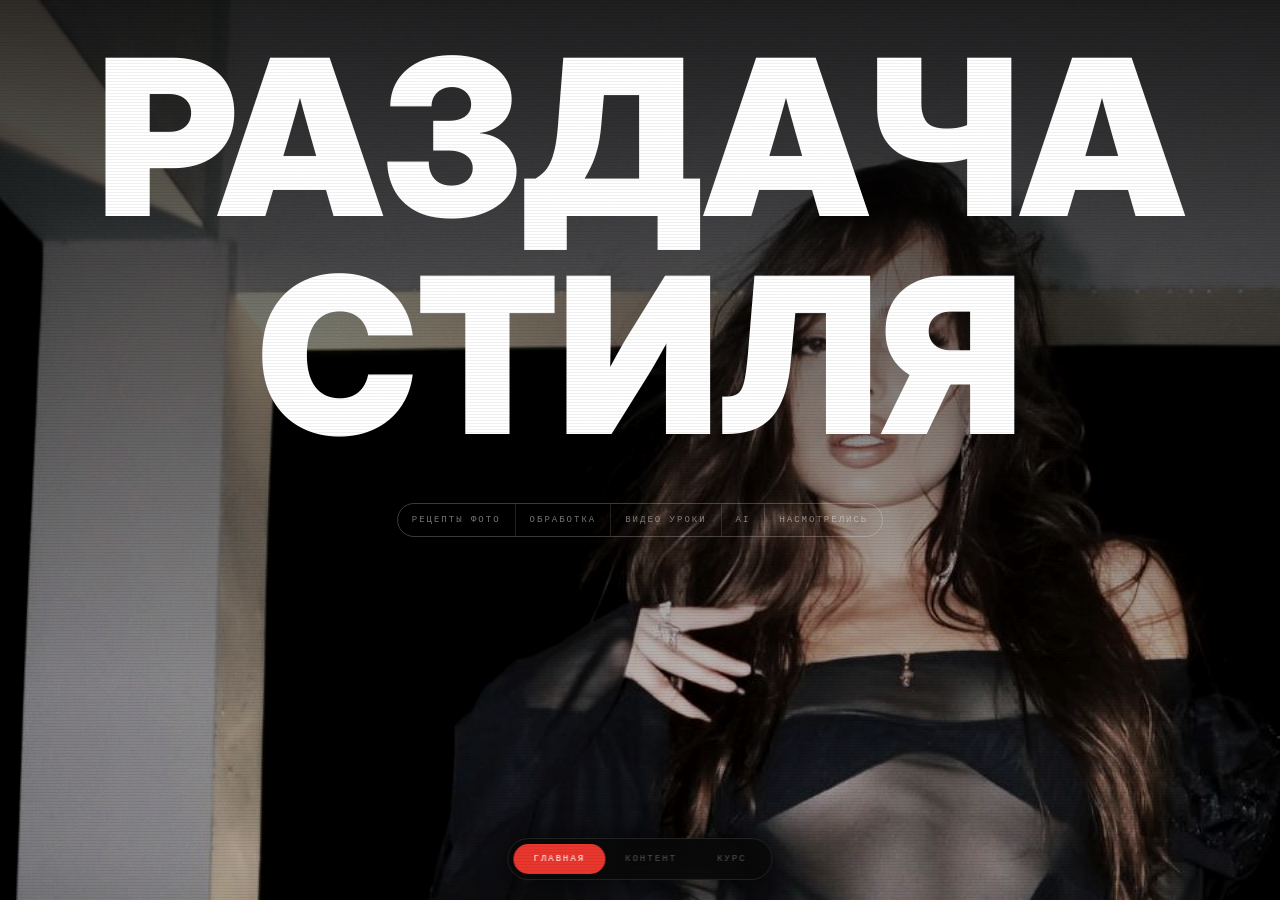
<file: photo-app/index.html>
<!DOCTYPE html>
<html lang="ru">
<head>
  <meta charset="UTF-8">
  <meta name="viewport" content="width=device-width, initial-scale=1.0, viewport-fit=cover">
  <title>раздача стиля</title>
  <link rel="preconnect" href="https://fonts.googleapis.com">
  <link href="https://fonts.googleapis.com/css2?family=Inter:wght@900&family=PT+Mono&display=swap" rel="stylesheet">
  <script src="https://telegram.org/js/telegram-web-app.js"></script>
  <link rel="stylesheet" href="styles.css">
</head>
<body>

  <!-- Текстурные оверлеи -->
  <svg class="grain-svg" aria-hidden="true">
    <filter id="grain-filter">
      <feTurbulence type="fractalNoise" baseFrequency="0.65" numOctaves="4" stitchTiles="stitch"/>
      <feColorMatrix type="saturate" values="0"/>
    </filter>
    <rect width="100%" height="100%" filter="url(#grain-filter)"/>
  </svg>
  <div class="grain"></div>
  <div class="scanlines"></div>

  <div id="app"></div>

  <div id="tab-bar" class="pill-tabbar">
    <button class="ptab active" data-tab="home" onclick="tabNavigate('home')">ГЛАВНАЯ</button>
    <button class="ptab" data-tab="feed" onclick="tabNavigate('feed')">КОНТЕНТ</button>
    <button class="ptab" data-tab="course" onclick="tabNavigate('course')">КУРС</button>
  </div>

  <script src="data.js"></script>
  <script src="app.js"></script>
</body>
</html>
</file>
<file: styles.css>
/* ============================================
   ANASTASIA BAZUEVA - Business Consulting
   Стиль: weareomega.io/consulting
   ============================================ */

/* CSS Variables */
:root {
    /* Цвета (точно как на референсе) */
    --color-bg: #D9D9D9;
    --color-dark: #1E1E1E;
    --color-black: #0B0B0B;
    --color-white: #FFFFFF;
    --color-accent: #00FF00; /* Неоново-зелёный */
    --color-gray: #666666;
    --color-glitch-1: #8B5CF6; /* Фиолетовый */
    --color-glitch-2: #EC4899; /* Розовый */
    --color-glitch-3: #3B82F6; /* Синий */
    
    /* Типографика */
    --font-display: 'Bebas Neue', sans-serif;
    --font-body: 'Arial Narrow', 'Inter', sans-serif;
    --font-mono: 'Courier New', monospace;
    
    /* Размеры */
    --header-height: 60px;
    --container-max: 1440px;
    --spacing-unit: 8px;
    
    /* Единая сетка */
    --grid-left: 35%;
    --grid-right: 65%;
    --grid-gap: 60px;
    --section-padding: 60px;
}

/* Reset & Base */
*, *::before, *::after {
    margin: 0;
    padding: 0;
    box-sizing: border-box;
}

html {
    scroll-behavior: smooth;
}

body {
    font-family: var(--font-body);
    background-color: var(--color-bg);
    color: var(--color-dark);
    line-height: 1.5;
    overflow-x: hidden;
}

/* ============================================
   CANVAS - Эффект шума/ряби (усиленный)
   ============================================ */
#noise-canvas {
    position: fixed;
    top: 0;
    left: 0;
    width: 100%;
    height: 100%;
    z-index: 1000;
    pointer-events: none;
    opacity: 0.06;
    mix-blend-mode: overlay;
}

/* ============================================
   HEADER
   ============================================ */
.header {
    position: fixed;
    top: 0;
    left: 0;
    right: 0;
    z-index: 999;
    background: transparent;
    padding: 16px 32px;
}

.header__container {
    max-width: var(--container-max);
    margin: 0 auto;
    display: flex;
    align-items: center;
    justify-content: space-between;
}

.header__logo-link {
    text-decoration: none;
    color: var(--color-dark);
}

.header__icon {
    font-size: 24px;
}

.header__nav {
    display: flex;
    gap: 24px;
}

/* Навигация в стиле Bebas - BOLD, без зачёркивания */
.nav__link {
    font-family: var(--font-display);
    font-size: 14px;
    font-weight: 400;
    text-transform: uppercase;
    text-decoration: none;
    color: var(--color-dark);
    letter-spacing: 0.05em;
    transition: all 0.3s ease;
}

.nav__link:hover {
    color: var(--color-gray);
}

.header__sound-btn {
    background: none;
    border: none;
    cursor: pointer;
    font-size: 18px;
    padding: 8px;
}

/* ============================================
   FLOATING LABELS
   ============================================ */
.floating-label {
    position: fixed;
    z-index: 998;
    display: flex;
    flex-direction: column;
    gap: 8px;
}

.floating-label--left {
    left: 20px;
    bottom: 40px;
}

.floating-label--right {
    right: 20px;
    bottom: 40px;
}

.floating-label__box {
    display: inline-block;
    padding: 6px 12px;
    border: 1px solid var(--color-accent);
    font-family: var(--font-mono);
    font-size: 10px;
    color: var(--color-dark);
    background: transparent;
}

.floating-label__link {
    display: flex;
    align-items: center;
    gap: 8px;
    text-decoration: none;
    padding: 6px 12px;
    border: 1px solid var(--color-accent);
    background: transparent;
    transition: background 0.3s ease;
}

.floating-label__link:hover {
    background: var(--color-accent);
}

.floating-label__icon {
    font-size: 14px;
    color: var(--color-dark);
}

.floating-label__text {
    font-family: var(--font-mono);
    font-size: 10px;
    color: var(--color-dark);
}

.floating-label__ticker {
    font-family: var(--font-mono);
    font-size: 8px;
    color: var(--color-gray);
    letter-spacing: 0.1em;
}

/* ============================================
   HERO SECTION
   ============================================ */
.hero {
    min-height: 100vh;
    display: flex;
    align-items: center;
    position: relative;
    padding: calc(var(--header-height) + 40px) var(--section-padding) 40px;
    overflow: hidden;
}

.hero__container {
    max-width: var(--container-max);
    margin: 0 auto;
    width: 100%;
    display: grid;
    grid-template-columns: var(--grid-left) var(--grid-right);
    gap: var(--grid-gap);
    align-items: center;
}

/* Левая часть - Бренд и глитч */
.hero__left {
    position: relative;
    min-height: 600px;
    padding-right: 40px;
}

.hero__brand {
    display: flex;
    flex-direction: column;
    gap: 8px;
}

.brand__name {
    font-family: var(--font-body);
    font-size: 14px;
    font-weight: 400;
    letter-spacing: 0.3em;
    color: var(--color-dark);
}

.brand__ticker {
    font-family: var(--font-mono);
    font-size: 10px;
    color: var(--color-gray);
    letter-spacing: 0.1em;
}

/* Декоративный крест */
.hero__cross {
    position: absolute;
    left: 0;
    top: 50px;
    width: 30px;
    height: 30px;
    z-index: 10;
}

/* ============================================
   ФОТО С ГЛИТЧ-ЭФФЕКТОМ
   ============================================ */
.hero__photo-container {
    position: absolute;
    top: 20px;
    left: 0;
    width: 100%;
    height: 580px;
    overflow: hidden;
    /* Обрывистые края */
    clip-path: polygon(
        0 0,
        100% 0,
        100% 15%,
        95% 15%,
        95% 25%,
        100% 25%,
        100% 60%,
        92% 60%,
        92% 75%,
        100% 75%,
        100% 100%,
        0 100%,
        0 85%,
        5% 85%,
        5% 70%,
        0 70%,
        0 40%,
        8% 40%,
        8% 20%,
        0 20%
    );
}

.hero__photo-glitch {
    position: relative;
    width: 100%;
    height: 100%;
}

.hero__photo {
    position: absolute;
    top: 0;
    left: 0;
    width: 100%;
    height: 100%;
    object-fit: cover;
}

.hero__photo--main {
    z-index: 3;
}

/* RGB смещение для глитч-эффекта */
.hero__photo--r {
    z-index: 2;
    mix-blend-mode: screen;
    opacity: 0.8;
    filter: grayscale(100%) brightness(1.2);
    animation: glitchR 3s infinite;
}

.hero__photo--g {
    z-index: 1;
    mix-blend-mode: multiply;
    opacity: 0.6;
    filter: hue-rotate(90deg);
    animation: glitchG 4s infinite;
}

.hero__photo--b {
    z-index: 0;
    mix-blend-mode: screen;
    opacity: 0.5;
    filter: hue-rotate(180deg) saturate(2);
    animation: glitchB 2.5s infinite;
}

@keyframes glitchR {
    0%, 100% { transform: translate(0, 0); }
    20% { transform: translate(3px, -2px); }
    40% { transform: translate(-2px, 3px); }
    60% { transform: translate(2px, 1px); }
    80% { transform: translate(-3px, -1px); }
}

@keyframes glitchG {
    0%, 100% { transform: translate(0, 0); }
    25% { transform: translate(-2px, 2px); }
    50% { transform: translate(3px, -3px); }
    75% { transform: translate(-1px, 1px); }
}

@keyframes glitchB {
    0%, 100% { transform: translate(0, 0); }
    33% { transform: translate(2px, 3px); }
    66% { transform: translate(-3px, -2px); }
}

/* Scanlines поверх фото */
.hero__photo-scanlines {
    position: absolute;
    top: 0;
    left: 0;
    right: 0;
    bottom: 0;
    background: repeating-linear-gradient(
        0deg,
        transparent,
        transparent 2px,
        rgba(0, 0, 0, 0.1) 2px,
        rgba(0, 0, 0, 0.1) 4px
    );
    pointer-events: none;
    z-index: 5;
}

/* Шум поверх фото */
.hero__photo-noise {
    position: absolute;
    top: 0;
    left: 0;
    right: 0;
    bottom: 0;
    background-image: url("data:image/svg+xml,%3Csvg viewBox='0 0 200 200' xmlns='http://www.w3.org/2000/svg'%3E%3Cfilter id='noiseFilter'%3E%3CfeTurbulence type='fractalNoise' baseFrequency='0.9' numOctaves='4' stitchTiles='stitch'/%3E%3C/filter%3E%3Crect width='100%25' height='100%25' filter='url(%23noiseFilter)'/%3E%3C/svg%3E");
    opacity: 0.08;
    mix-blend-mode: overlay;
    pointer-events: none;
    z-index: 6;
}

.cross__horizontal,
.cross__vertical {
    position: absolute;
    background: var(--color-dark);
}

.cross__horizontal {
    width: 100%;
    height: 1px;
    top: 50%;
    transform: translateY(-50%);
}

.cross__vertical {
    width: 1px;
    height: 100%;
    left: 50%;
    transform: translateX(-50%);
}

/* ============================================
   ГЛИТЧ-ДЕКОРАТИВНЫЕ ЭЛЕМЕНТЫ
   ============================================ */
.glitch-decor {
    position: absolute;
    top: 80px;
    left: 0;
    right: 0;
    bottom: 0;
    overflow: hidden;
}

.glitch-decor__shape {
    position: absolute;
    border-radius: 0;
}

/* Фиолетовый глитч-блок - позади фото */
.glitch-decor__shape--1 {
    width: 100%;
    height: 620px;
    top: 0;
    left: -20px;
    background: linear-gradient(
        135deg,
        var(--color-glitch-1) 0%,
        var(--color-glitch-2) 50%,
        var(--color-glitch-3) 100%
    );
    opacity: 0.4;
    animation: glitchMove1 4s ease-in-out infinite;
    clip-path: polygon(0 0, 100% 0, 100% 85%, 0 100%);
    z-index: -1;
}

/* Розовый глитч-блок - сбоку */
.glitch-decor__shape--2 {
    width: 150px;
    height: 200px;
    top: 400px;
    right: -30px;
    left: auto;
    background: linear-gradient(
        45deg,
        var(--color-glitch-2) 0%,
        var(--color-glitch-3) 100%
    );
    opacity: 0.6;
    animation: glitchMove2 3s ease-in-out infinite;
    mix-blend-mode: multiply;
    z-index: 7;
}

/* Горизонтальные линии помех */
.glitch-decor__lines {
    position: absolute;
    top: 0;
    left: 0;
    right: 0;
    bottom: 0;
    overflow: hidden;
}

.glitch-decor__lines span {
    position: absolute;
    left: 0;
    right: 0;
    height: 2px;
    background: rgba(255, 255, 255, 0.3);
    animation: scanline 0.1s linear infinite;
}

.glitch-decor__lines span:nth-child(1) { top: 20%; animation-delay: 0s; }
.glitch-decor__lines span:nth-child(2) { top: 40%; animation-delay: 0.02s; }
.glitch-decor__lines span:nth-child(3) { top: 60%; animation-delay: 0.04s; }
.glitch-decor__lines span:nth-child(4) { top: 75%; animation-delay: 0.06s; }
.glitch-decor__lines span:nth-child(5) { top: 90%; animation-delay: 0.08s; }

/* Scanlines эффект */
.glitch-decor__scanlines {
    position: absolute;
    top: 0;
    left: 0;
    right: 0;
    bottom: 0;
    background: repeating-linear-gradient(
        0deg,
        transparent,
        transparent 2px,
        rgba(0, 0, 0, 0.03) 2px,
        rgba(0, 0, 0, 0.03) 4px
    );
    pointer-events: none;
}

@keyframes glitchMove1 {
    0%, 100% { transform: translate(0, 0) skewX(0deg); }
    25% { transform: translate(5px, -5px) skewX(1deg); }
    50% { transform: translate(-3px, 3px) skewX(-0.5deg); }
    75% { transform: translate(2px, -2px) skewX(0.5deg); }
}

@keyframes glitchMove2 {
    0%, 100% { transform: translate(0, 0); opacity: 0.5; }
    33% { transform: translate(-10px, 5px); opacity: 0.3; }
    66% { transform: translate(5px, -3px); opacity: 0.6; }
}

@keyframes glitchMove3 {
    0%, 100% { transform: translate(0, 0) rotate(0deg); }
    50% { transform: translate(8px, -8px) rotate(1deg); }
}

@keyframes scanline {
    0% { transform: translateX(-100%); opacity: 0; }
    50% { opacity: 1; }
    100% { transform: translateX(100%); opacity: 0; }
}

/* Правая часть - Контент */
.hero__content {
    display: flex;
    flex-direction: column;
    gap: 24px;
    max-width: 100%;
    padding-right: var(--section-padding);
    position: relative;
}

.hero__title-wrapper {
    overflow: hidden;
}

/* Заголовок - точные размеры как на референсе: 70.66px */
.hero__title {
    font-family: var(--font-body);
    font-size: 70px;
    font-weight: 700;
    line-height: 70px;
    letter-spacing: -2.8px;
    color: var(--color-dark);
    animation: slideUp 0.8s ease-out;
}

@keyframes slideUp {
    from {
        transform: translateY(100%);
        opacity: 0;
    }
    to {
        transform: translateY(0);
        opacity: 1;
    }
}

/* Основной текст - точные размеры как на референсе: 37.8px */
.hero__description {
    max-width: 500px;
    animation: fadeIn 0.8s ease-out 0.2s both;
}

.hero__text {
    font-family: var(--font-body);
    font-size: 38px;
    font-weight: 400;
    line-height: 38px;
    letter-spacing: -1.5px;
    color: var(--color-dark);
}

/* Терминальный блок */
.hero__terminal {
    font-family: var(--font-mono);
    font-size: 14px;
    line-height: 1.8;
    color: var(--color-dark);
    animation: fadeIn 0.8s ease-out 0.4s both;
}

.terminal__prompt {
    display: block;
    color: var(--color-gray);
}

.terminal__line {
    display: block;
}

.terminal__cursor {
    animation: blink 1s infinite;
}

@keyframes blink {
    0%, 50% { opacity: 1; }
    51%, 100% { opacity: 0; }
}

@keyframes fadeIn {
    from { opacity: 0; transform: translateY(20px); }
    to { opacity: 1; transform: translateY(0); }
}

/* Мета-информация (tape/rec) */
.hero__meta {
    display: flex;
    align-items: center;
    gap: 32px;
    animation: fadeIn 0.8s ease-out 0.6s both;
}

.meta__tape {
    display: flex;
    align-items: center;
    gap: 12px;
    font-family: var(--font-mono);
    font-size: 11px;
    color: var(--color-gray);
}

.tape__rec {
    color: #FF0000;
}

.meta__price {
    display: flex;
    align-items: center;
    gap: 8px;
    font-family: var(--font-body);
    font-size: 14px;
    font-weight: 400;
}

.price__separator {
    color: var(--color-gray);
}

/* CTA кнопка - увеличенная */
.hero__cta {
    display: inline-flex;
    align-items: center;
    align-self: flex-start;
    padding: 16px 32px;
    border: 2px solid var(--color-dark);
    background: transparent;
    text-decoration: none;
    transition: all 0.3s ease;
    animation: fadeIn 0.8s ease-out 0.8s both;
}

.hero__cta:hover {
    border-color: var(--color-accent);
    background: var(--color-accent);
}

.hero__cta:hover .cta__text {
    color: var(--color-black);
}

.hero__cta .cta__text {
    font-family: var(--font-display);
    font-size: 16px;
    font-weight: 700;
    color: var(--color-dark);
    letter-spacing: 0.1em;
    transition: color 0.3s ease;
}

/* График роста маржи с глитч-элементами */
.hero__chart-wrapper {
    position: relative;
    width: 100%;
    height: 200px;
    margin-top: 40px;
    opacity: 0.4;
}

/* Крестики в стиле референса */
.chart__cross {
    position: absolute;
    width: 20px;
    height: 20px;
}

.chart__cross .cross__h,
.chart__cross .cross__v {
    position: absolute;
    background: var(--color-dark);
}

.chart__cross .cross__h {
    width: 100%;
    height: 1px;
    top: 50%;
    left: 0;
    transform: translateY(-50%);
}

.chart__cross .cross__v {
    width: 1px;
    height: 100%;
    left: 50%;
    top: 0;
    transform: translateX(-50%);
}

.chart__cross--1 {
    top: 10px;
    left: 20px;
}

.chart__cross--2 {
    top: 60px;
    right: 80px;
}

.chart__cross--3 {
    bottom: 30px;
    left: 150px;
}

/* Глитч-блоки */
.chart__glitch {
    position: absolute;
    background: linear-gradient(
        135deg,
        var(--color-glitch-1) 0%,
        var(--color-glitch-2) 50%,
        var(--color-glitch-3) 100%
    );
    opacity: 0.6;
    animation: glitchFloat 4s ease-in-out infinite;
}

.chart__glitch--1 {
    width: 80px;
    height: 40px;
    top: 20px;
    right: 40px;
    animation-delay: 0s;
}

.chart__glitch--2 {
    width: 60px;
    height: 30px;
    top: 80px;
    left: 60px;
    animation-delay: 1s;
}

.chart__glitch--3 {
    width: 100px;
    height: 20px;
    bottom: 40px;
    right: 100px;
    animation-delay: 2s;
}

/* Сканлайны */
.chart__scanline {
    position: absolute;
    left: 0;
    right: 0;
    height: 2px;
    background: linear-gradient(90deg, 
        transparent 0%, 
        var(--color-dark) 20%, 
        var(--color-dark) 80%, 
        transparent 100%
    );
    opacity: 0.3;
    animation: scanlineMove 3s linear infinite;
}

.chart__scanline--1 {
    top: 30%;
}

.chart__scanline--2 {
    top: 70%;
    animation-delay: 1.5s;
}

.hero__chart {
    position: relative;
    width: 100%;
    height: 150px;
}

.chart__svg {
    width: 100%;
    height: 100%;
}

.chart__grid-line {
    stroke: var(--color-dark);
    stroke-width: 0.5;
    opacity: 0.3;
}

.chart__line--main {
    stroke: var(--color-dark);
    stroke-width: 2;
    stroke-linecap: round;
    stroke-dasharray: 500;
    stroke-dashoffset: 500;
    animation: drawLine 3s ease-out forwards;
}

.chart__line--glitch1 {
    stroke: var(--color-glitch-1);
    stroke-width: 2;
    stroke-linecap: round;
    opacity: 0.5;
    transform: translate(2px, -1px);
    stroke-dasharray: 500;
    stroke-dashoffset: 500;
    animation: drawLine 3s ease-out 0.1s forwards, glitchLine 4s ease-in-out infinite 3s;
}

.chart__line--glitch2 {
    stroke: var(--color-glitch-2);
    stroke-width: 2;
    stroke-linecap: round;
    opacity: 0.5;
    transform: translate(-2px, 1px);
    stroke-dasharray: 500;
    stroke-dashoffset: 500;
    animation: drawLine 3s ease-out 0.2s forwards, glitchLine 4s ease-in-out infinite 3.5s reverse;
}

.chart__area {
    fill: url(#chartGradient);
    opacity: 0.1;
    animation: fadeInChart 2s ease-out 1s forwards;
}

.chart__dot {
    fill: var(--color-dark);
    opacity: 0;
    animation: dotAppear 0.3s ease-out forwards;
}

.chart__dot:nth-child(5) { animation-delay: 1s; }
.chart__dot:nth-child(6) { animation-delay: 1.5s; }
.chart__dot:nth-child(7) { animation-delay: 2s; }
.chart__dot:nth-child(8) { animation-delay: 2.5s; }
.chart__dot:nth-child(9) { animation-delay: 3s; }

.chart__label {
    position: absolute;
    top: 0;
    right: 0;
    display: flex;
    flex-direction: column;
    align-items: flex-end;
    font-family: var(--font-mono);
    opacity: 0;
    animation: fadeInChart 1s ease-out 2.5s forwards;
}

.chart__label-text {
    font-size: 10px;
    color: var(--color-gray);
    text-transform: uppercase;
    letter-spacing: 0.1em;
}

.chart__label-value {
    font-size: 18px;
    font-weight: 700;
    color: var(--color-accent);
}

@keyframes drawLine {
    to {
        stroke-dashoffset: 0;
    }
}

@keyframes glitchLine {
    0%, 100% { transform: translate(2px, -1px); opacity: 0.5; }
    25% { transform: translate(-3px, 2px); opacity: 0.3; }
    50% { transform: translate(1px, -2px); opacity: 0.6; }
    75% { transform: translate(-1px, 1px); opacity: 0.4; }
}

@keyframes dotAppear {
    to {
        opacity: 0.8;
    }
}

@keyframes fadeInChart {
    to {
        opacity: 0.3;
    }
}

/* ============================================
   RESPONSIVE
   ============================================ */
@media (max-width: 1024px) {
    .header__nav {
        display: none;
    }
    
    .hero__container {
        grid-template-columns: 1fr;
        gap: 24px;
    }
    
    .hero__left {
        order: 2;
        min-height: auto;
        max-width: 100%;
        display: flex;
        justify-content: center;
    }
    
    .hero__content {
        order: 1;
        padding-right: 0;
    }
    
    .floating-label {
        display: none;
    }
    
    .hero__title {
        font-size: 56px;
        line-height: 1;
    }
    
    .hero__text {
        font-size: 26px;
        line-height: 1.3;
    }
    
    .hero__content {
        gap: 16px;
    }
    
    .glitch-decor__shape--1 {
        width: 200px;
        height: 250px;
    }
    
    .photo-container {
        width: 300px;
        height: 380px;
    }
    
    .hero__chart-wrapper {
        height: 150px;
        margin-top: 20px;
    }
}

@media (max-width: 768px) {
    .header {
        padding: 16px;
    }
    
    .hero {
        padding: calc(var(--header-height) + 20px) 16px 40px;
    }
    
    .hero__container {
        gap: 32px;
    }
    
    .hero__left {
        order: 2;
        display: flex;
        justify-content: center;
    }
    
    .hero__content {
        order: 1;
        gap: 12px;
    }
    
    .hero__title {
        font-size: 48px;
        line-height: 1;
        letter-spacing: -2px;
    }
    
    .hero__text {
        font-size: 22px;
        line-height: 1.3;
        letter-spacing: -0.5px;
    }
    
    .hero__terminal {
        margin: 8px 0;
    }
    
    .hero__meta {
        flex-direction: column;
        align-items: flex-start;
        gap: 12px;
    }
    
    .photo-container {
        width: 280px;
        height: 340px;
    }
    
    .hero__photo-container {
        position: relative;
        top: 0;
        width: 280px;
        height: 340px;
        clip-path: none;
    }
    
    .hero__photo {
        object-fit: contain;
        object-position: center center;
    }
    
    .hero__chart-wrapper {
        height: 120px;
        margin-top: 16px;
    }
}

@media (max-width: 480px) {
    .hero {
        padding: calc(var(--header-height) + 16px) 16px 32px;
    }
    
    .hero__title {
        font-size: 40px;
        line-height: 1;
        letter-spacing: -1.5px;
    }
    
    .hero__text {
        font-size: 18px;
        line-height: 1.4;
    }
    
    .hero__content {
        gap: 10px;
    }
    
    .photo-container {
        width: 240px;
        height: 290px;
    }
    
    .hero__photo-container {
        position: relative;
        top: 0;
        width: 240px;
        height: 290px;
        clip-path: none;
    }
    
    .hero__photo {
        object-fit: contain;
        object-position: center center;
    }
    
    .hero__cta {
        padding: 14px 28px;
    }
    
    .hero__chart-wrapper {
        height: 100px;
        margin-top: 12px;
    }
}


/* ============================================
   ABOUT SECTION
   ============================================ */
.about {
    padding: 120px var(--section-padding);
    background-color: var(--color-bg);
    position: relative;
}

.about__container {
    max-width: var(--container-max);
    margin: 0 auto;
    display: grid;
    grid-template-columns: var(--grid-left) var(--grid-right);
    gap: var(--grid-gap);
    align-items: start;
}

.about__left {
    position: relative;
    min-height: 200px;
}

.about__cross {
    position: absolute;
    left: 0;
    top: 50px;
    width: 30px;
    height: 30px;
}

.about__cross .cross__horizontal,
.about__cross .cross__vertical {
    position: absolute;
    background: var(--color-dark);
}

.about__cross .cross__horizontal {
    width: 100%;
    height: 1px;
    top: 50%;
    transform: translateY(-50%);
}

.about__cross .cross__vertical {
    width: 1px;
    height: 100%;
    left: 50%;
    transform: translateX(-50%);
}

.about__content {
    display: flex;
    flex-direction: column;
    gap: 32px;
    padding-right: var(--section-padding);
}

.about__title {
    font-family: var(--font-body);
    font-size: 70px;
    font-weight: 700;
    line-height: 70px;
    letter-spacing: -2.8px;
    color: var(--color-dark);
    margin-bottom: 16px;
}

.about__text-block {
    max-width: 100%;
}

.about__text {
    font-family: var(--font-body);
    font-size: 38px;
    font-weight: 400;
    line-height: 42px;
    letter-spacing: -1.5px;
    color: var(--color-dark);
}

.about__terminal {
    font-family: var(--font-mono);
    font-size: 13px;
    line-height: 1.8;
    color: var(--color-dark);
    margin-top: 24px;
}

.about__terminal .terminal__prompt {
    display: block;
    color: var(--color-gray);
}

.about__terminal .terminal__line {
    display: block;
}

.about__terminal .terminal__cursor {
    animation: blink 1s infinite;
}

/* About Responsive */
@media (max-width: 1024px) {
    .about__container {
        grid-template-columns: 1fr;
        gap: 32px;
    }
    
    .about__left {
        display: none;
    }
    
    .about__title {
        font-size: 50px;
        line-height: 50px;
    }
    
    .about__text {
        font-size: 28px;
        line-height: 32px;
    }
}

@media (max-width: 768px) {
    .about {
        padding: 80px 16px;
    }
    
    .about__title {
        font-size: 36px;
        line-height: 36px;
    }
    
    .about__text {
        font-size: 22px;
        line-height: 26px;
    }
}


/* ============================================
   ГЛОБАЛЬНЫЕ ГЛИТЧ-ЭФФЕКТЫ
   ============================================ */

/* Глитч-линии по всему сайту */
.glitch-lines {
    position: fixed;
    top: 0;
    left: 0;
    right: 0;
    bottom: 0;
    pointer-events: none;
    z-index: 9999;
    overflow: hidden;
}

.glitch-lines::before {
    content: '';
    position: absolute;
    top: 0;
    left: 0;
    right: 0;
    bottom: 0;
    background: repeating-linear-gradient(
        0deg,
        transparent,
        transparent 2px,
        rgba(0, 0, 0, 0.02) 2px,
        rgba(0, 0, 0, 0.02) 4px
    );
    animation: scanlineMove 8s linear infinite;
}

@keyframes scanlineMove {
    0% { transform: translateY(0); }
    100% { transform: translateY(100px); }
}

/* Случайные глитч-полосы */
.glitch-bar {
    position: fixed;
    left: 0;
    right: 0;
    height: 2px;
    background: linear-gradient(90deg, 
        transparent 0%, 
        var(--color-glitch-1) 20%, 
        var(--color-glitch-2) 50%, 
        var(--color-glitch-3) 80%, 
        transparent 100%
    );
    opacity: 0;
    pointer-events: none;
    z-index: 9998;
    animation: glitchBarAppear 4s ease-in-out infinite;
}

.glitch-bar--1 {
    top: 15%;
    animation-delay: 0s;
}

.glitch-bar--2 {
    top: 45%;
    animation-delay: 1.5s;
}

.glitch-bar--3 {
    top: 75%;
    animation-delay: 3s;
}

@keyframes glitchBarAppear {
    0%, 90%, 100% { opacity: 0; transform: scaleX(0); }
    92%, 98% { opacity: 0.6; transform: scaleX(1); }
}

/* Глитч-блоки для секции About */
.about__glitch-decor {
    position: absolute;
    top: 0;
    left: 0;
    width: 100%;
    height: 100%;
    pointer-events: none;
    overflow: hidden;
}

.about__glitch-shape {
    position: absolute;
    background: linear-gradient(
        135deg,
        var(--color-glitch-1) 0%,
        var(--color-glitch-2) 50%,
        var(--color-glitch-3) 100%
    );
    opacity: 0.15;
}

.about__glitch-shape--1 {
    width: 200px;
    height: 100px;
    top: 20%;
    left: 10%;
    animation: glitchFloat 6s ease-in-out infinite;
}

.about__glitch-shape--2 {
    width: 150px;
    height: 80px;
    bottom: 30%;
    left: 5%;
    animation: glitchFloat 8s ease-in-out infinite reverse;
}

@keyframes glitchFloat {
    0%, 100% { transform: translate(0, 0) skewX(0deg); opacity: 0.15; }
    25% { transform: translate(10px, -5px) skewX(2deg); opacity: 0.25; }
    50% { transform: translate(-5px, 10px) skewX(-1deg); opacity: 0.1; }
    75% { transform: translate(5px, 5px) skewX(1deg); opacity: 0.2; }
}


/* ============================================
   FORMATS SECTION (SERVICES)
   ============================================ */
.formats {
    background-color: var(--color-black);
    padding: 0;
    position: relative;
    overflow: hidden;
}

/* Большой заголовок SERVICE */
.formats__header {
    padding: 80px var(--section-padding) 40px;
    max-width: var(--container-max);
    margin: 0 auto;
    position: relative;
}

.formats__title {
    font-family: var(--font-display);
    font-size: clamp(120px, 20vw, 280px);
    font-weight: 400;
    line-height: 0.85;
    letter-spacing: -0.02em;
    color: var(--color-white);
    text-transform: uppercase;
    margin: 0;
}

.formats__ticker {
    display: flex;
    gap: 8px;
    margin-top: 16px;
}

.formats__ticker span {
    width: 2px;
    height: 12px;
    background: var(--color-white);
    opacity: 0.5;
}

.formats__ticker span:nth-child(odd) {
    height: 8px;
}

/* Контейнер карточек */
.formats__container {
    max-width: var(--container-max);
    margin: 0 auto;
    padding: 60px var(--section-padding) 120px;
}

.formats__grid {
    display: grid;
    grid-template-columns: repeat(3, 1fr);
    gap: 40px;
}

/* Карточка услуги */
.format-card {
    position: relative;
    display: flex;
    flex-direction: column;
    min-height: 400px;
}

/* Визуальный контейнер - splatter + иконка */
.format-card__visual {
    position: relative;
    height: 160px;
    display: flex;
    align-items: center;
    justify-content: center;
    margin-bottom: 20px;
}

/* Splatter эффект на фоне */
.format-card__splatter {
    position: absolute;
    width: 180px;
    height: 180px;
    background: radial-gradient(circle at 30% 30%, rgba(255,255,255,0.9) 0%, transparent 40%),
                radial-gradient(circle at 70% 60%, rgba(255,255,255,0.8) 0%, transparent 35%),
                radial-gradient(circle at 50% 80%, rgba(255,255,255,0.7) 0%, transparent 30%),
                radial-gradient(circle at 20% 50%, rgba(57,255,20,0.3) 0%, transparent 25%);
    filter: blur(8px);
    opacity: 0.9;
    animation: splatterPulse 3s ease-in-out infinite;
    z-index: 1;
}

.format-card__splatter--2 {
    background: radial-gradient(circle at 60% 40%, rgba(255,255,255,0.85) 0%, transparent 40%),
                radial-gradient(circle at 30% 70%, rgba(255,255,255,0.75) 0%, transparent 30%),
                radial-gradient(circle at 80% 20%, rgba(255,255,255,0.65) 0%, transparent 25%),
                radial-gradient(circle at 50% 50%, rgba(236,72,153,0.3) 0%, transparent 30%);
    animation-delay: 1s;
}

.format-card__splatter--3 {
    background: radial-gradient(circle at 40% 50%, rgba(255,255,255,0.9) 0%, transparent 45%),
                radial-gradient(circle at 70% 30%, rgba(255,255,255,0.8) 0%, transparent 35%),
                radial-gradient(circle at 20% 80%, rgba(255,255,255,0.7) 0%, transparent 25%),
                radial-gradient(circle at 60% 70%, rgba(139,92,246,0.3) 0%, transparent 25%);
    animation-delay: 2s;
}

@keyframes splatterPulse {
    0%, 100% { transform: scale(1); opacity: 0.9; }
    50% { transform: scale(1.1); opacity: 0.6; }
}

/* Иконка поверх splatter */
.format-card__icon {
    position: relative;
    z-index: 2;
    display: flex;
    align-items: center;
    justify-content: center;
}

.format-card__icon svg {
    width: 90px;
    height: 90px;
    filter: drop-shadow(0 0 15px rgba(57, 255, 20, 0.4));
    animation: iconFloat 4s ease-in-out infinite;
}

@keyframes iconFloat {
    0%, 100% { transform: translateY(0); }
    50% { transform: translateY(-6px); }
}

/* Контент карточки */
.format-card__content {
    flex: 1;
    display: flex;
    flex-direction: column;
}

.format-card__number {
    font-family: var(--font-mono);
    font-size: 12px;
    color: var(--color-accent);
    margin-bottom: 8px;
}

.format-card__title {
    font-family: var(--font-body);
    font-size: 24px;
    font-weight: 600;
    color: var(--color-white);
    margin: 0 0 8px 0;
    padding: 8px 16px;
    border: 1px solid var(--color-white);
    display: inline-block;
    align-self: flex-start;
}

/* Крупный заголовок без рамки */
.format-card__title-big {
    font-family: var(--font-heading);
    font-size: 32px;
    font-weight: 700;
    color: var(--color-white);
    margin: 0 0 12px 0;
    text-transform: uppercase;
    letter-spacing: -1px;
}

.format-card__price {
    font-family: var(--font-mono);
    font-size: 14px;
    color: var(--color-accent);
    margin-bottom: 16px;
}

.format-card__desc {
    font-family: var(--font-body);
    font-size: 16px;
    line-height: 1.5;
    color: var(--color-white);
    opacity: 0.8;
    margin: 0 0 24px 0;
    flex: 1;
}

.format-card__note {
    font-family: var(--font-mono);
    font-size: 13px;
    line-height: 1.5;
    color: var(--color-accent);
    opacity: 0.9;
    margin: -16px 0 20px 0;
    padding: 10px 12px;
    border-left: 2px solid var(--color-accent);
    background: rgba(57, 255, 20, 0.05);
}

.format-card__cta {
    display: inline-block;
    padding: 12px 24px;
    border: 1px solid var(--color-white);
    background: transparent;
    color: var(--color-white);
    font-family: var(--font-display);
    font-size: 14px;
    text-decoration: none;
    text-transform: uppercase;
    letter-spacing: 0.1em;
    transition: all 0.3s ease;
    align-self: flex-start;
}

.format-card__cta:hover {
    background: var(--color-accent);
    border-color: var(--color-accent);
    color: var(--color-black);
}

/* Декоративный крест между карточками */
.formats__cross {
    position: absolute;
    width: 30px;
    height: 30px;
}

/* Responsive для Formats */
@media (max-width: 1024px) {
    .formats__grid {
        grid-template-columns: repeat(2, 1fr);
    }
    
    .formats__title {
        font-size: clamp(80px, 15vw, 180px);
    }
}

@media (max-width: 768px) {
    .formats__grid {
        grid-template-columns: 1fr;
    }
    
    .formats__title {
        font-size: clamp(60px, 12vw, 120px);
    }
    
    .format-card {
        min-height: auto;
    }
}


/* ============================================
   PROBLEMS SECTION (С ЧЕМ ПРИХОДЯТ)
   ============================================ */
.problems {
    padding: 120px var(--section-padding);
    background-color: var(--color-bg);
    position: relative;
}

.problems__container {
    max-width: var(--container-max);
    margin: 0 auto;
    display: grid;
    grid-template-columns: var(--grid-left) var(--grid-right);
    gap: var(--grid-gap);
    align-items: start;
}

.problems__left {
    position: relative;
}

.problems__title {
    font-family: var(--font-body);
    font-size: 70px;
    font-weight: 700;
    line-height: 1;
    letter-spacing: -2.8px;
    color: var(--color-dark);
    margin: 0 0 40px 0;
}

.problems__cross {
    position: relative;
    width: 30px;
    height: 30px;
}

.problems__cross .cross__horizontal,
.problems__cross .cross__vertical {
    position: absolute;
    background: var(--color-dark);
}

.problems__cross .cross__horizontal {
    width: 100%;
    height: 1px;
    top: 50%;
    transform: translateY(-50%);
}

.problems__cross .cross__vertical {
    width: 1px;
    height: 100%;
    left: 50%;
    transform: translateX(-50%);
}

.problems__content {
    padding-left: 0;
    padding-right: var(--section-padding);
}

/* Список проблем со стрелочками */
.problems__list {
    margin-bottom: 60px;
}

.problem-item {
    display: flex;
    align-items: center;
    gap: 20px;
    padding: 20px 0;
    border-bottom: 1px solid rgba(0, 0, 0, 0.1);
    transition: all 0.3s ease;
}

.problem-item:hover {
    padding-left: 10px;
    border-bottom-color: var(--color-accent);
}

.problem-item__left {
    font-family: var(--font-body);
    font-size: 28px;
    font-weight: 500;
    color: var(--color-dark);
    min-width: 250px;
}

.problem-item__arrow {
    font-size: 32px;
    color: var(--color-accent);
    font-weight: 300;
    transition: transform 0.3s ease;
}

.problem-item:hover .problem-item__arrow {
    transform: translateX(10px);
}

.problem-item__right {
    font-family: var(--font-body);
    font-size: 28px;
    font-weight: 400;
    color: var(--color-gray);
}

/* Итоговый текст */
.problems__summary {
    margin-top: 40px;
}

.problems__text {
    font-family: var(--font-body);
    font-size: 32px;
    line-height: 1.4;
    letter-spacing: -1px;
    color: var(--color-dark);
    margin: 0 0 30px 0;
}

.problems__terminal {
    display: flex;
    flex-direction: column;
    gap: 4px;
    font-family: var(--font-mono);
    font-size: 14px;
    color: var(--color-dark);
    opacity: 0.7;
}

.problems__terminal .terminal__line {
    display: block;
}

/* ============================================
   IMPLEMENTATION SECTION (ВНЕДРЕНИЕ)
   ============================================ */
.implementation {
    padding: 120px var(--section-padding);
    background-color: var(--color-black);
    position: relative;
    overflow: hidden;
}

.implementation__container {
    max-width: var(--container-max);
    margin: 0 auto;
    display: grid;
    grid-template-columns: var(--grid-left) var(--grid-right);
    gap: var(--grid-gap);
    align-items: start;
}

.implementation__left {
    position: relative;
}

.implementation__title {
    font-family: var(--font-body);
    font-size: 70px;
    font-weight: 700;
    line-height: 1;
    letter-spacing: -2.8px;
    color: var(--color-white);
    margin: 0 0 40px 0;
}

/* Глитч-декор для Implementation */
.implementation__glitch-decor {
    position: relative;
    height: 150px;
}

.implementation__glitch-shape {
    position: absolute;
    background: linear-gradient(
        135deg,
        var(--color-glitch-1) 0%,
        var(--color-glitch-2) 50%,
        var(--color-glitch-3) 100%
    );
    opacity: 0.3;
}

.implementation__glitch-shape--1 {
    width: 180px;
    height: 80px;
    top: 0;
    left: 0;
    animation: glitchFloat 6s ease-in-out infinite;
}

.implementation__glitch-shape--2 {
    width: 120px;
    height: 60px;
    top: 60px;
    left: 40px;
    animation: glitchFloat 8s ease-in-out infinite reverse;
}

.implementation__content {
    padding-left: 0;
    padding-right: var(--section-padding);
}

.implementation__text {
    font-family: var(--font-body);
    font-size: 38px;
    line-height: 1.3;
    letter-spacing: -1.5px;
    color: var(--color-white);
    margin: 0 0 30px 0;
}

.implementation__subtext {
    font-family: var(--font-body);
    font-size: 24px;
    line-height: 1.5;
    color: var(--color-white);
    opacity: 0.8;
    margin: 0 0 40px 0;
}

.implementation__terminal {
    display: flex;
    flex-direction: column;
    gap: 4px;
    font-family: var(--font-mono);
    font-size: 14px;
    color: var(--color-white);
    opacity: 0.7;
    margin-bottom: 40px;
}

.implementation__terminal .terminal__line {
    display: block;
}

.implementation__cta {
    display: inline-block;
    padding: 16px 32px;
    border: 2px solid var(--color-white);
    background: transparent;
    color: var(--color-white);
    font-family: var(--font-display);
    font-size: 16px;
    font-weight: 700;
    text-decoration: none;
    text-transform: uppercase;
    letter-spacing: 0.1em;
    transition: all 0.3s ease;
}

.implementation__cta:hover {
    background: var(--color-accent);
    border-color: var(--color-accent);
    color: var(--color-black);
}

/* Responsive для Problems и Implementation */
@media (max-width: 1024px) {
    .problems__container,
    .implementation__container {
        grid-template-columns: 1fr;
        gap: 40px;
    }
    
    .problems__title,
    .implementation__title {
        font-size: 50px;
    }
    
    .problem-item__left,
    .problem-item__right {
        font-size: 22px;
    }
    
    .problem-item__left {
        min-width: 180px;
    }
}

@media (max-width: 768px) {
    .problems,
    .implementation {
        padding: 80px 20px;
    }
    
    .problem-item {
        flex-wrap: wrap;
        gap: 10px;
    }
    
    .problem-item__left {
        min-width: auto;
        width: 100%;
    }
    
    .problem-item__arrow {
        display: none;
    }
    
    .problem-item__right {
        width: 100%;
        padding-left: 20px;
        border-left: 2px solid var(--color-accent);
    }
    
    .problems__text,
    .implementation__text {
        font-size: 24px;
    }
}


/* ============================================
   CONTACT SECTION (ФОРМА)
   ============================================ */
.contact {
    padding: 120px var(--section-padding);
    background-color: var(--color-bg);
    position: relative;
}

.contact__container {
    max-width: var(--container-max);
    margin: 0 auto;
    display: grid;
    grid-template-columns: var(--grid-left) var(--grid-right);
    gap: var(--grid-gap);
    align-items: start;
}

.contact__left {
    position: relative;
}

.contact__title {
    font-family: var(--font-body);
    font-size: 56px;
    font-weight: 700;
    line-height: 1.1;
    letter-spacing: -2px;
    color: var(--color-dark);
    margin: 0 0 40px 0;
}

/* Глитч-декор для Contact */
.contact__glitch-decor {
    position: relative;
    height: 200px;
}

.contact__glitch-shape {
    position: absolute;
    background: linear-gradient(
        135deg,
        var(--color-glitch-1) 0%,
        var(--color-glitch-2) 50%,
        var(--color-glitch-3) 100%
    );
    filter: blur(20px);
    opacity: 0.4;
}

.contact__glitch-shape--1 {
    width: 180px;
    height: 100px;
    top: 0;
    left: 0;
    animation: glitchFloat 6s ease-in-out infinite;
}

.contact__glitch-shape--2 {
    width: 120px;
    height: 80px;
    top: 80px;
    left: 60px;
    animation: glitchFloat 8s ease-in-out infinite reverse;
}

.contact__glitch-shape--3 {
    width: 100px;
    height: 60px;
    top: 40px;
    left: 120px;
    animation: glitchFloat 5s ease-in-out infinite;
}

.contact__content {
    padding-left: 0;
    padding-right: var(--section-padding);
}

/* Форма */
.contact__form {
    display: flex;
    flex-direction: column;
    gap: 30px;
    margin-bottom: 40px;
}

.form__group {
    display: flex;
    flex-direction: column;
    gap: 8px;
}

.form__label {
    font-family: var(--font-body);
    font-size: 14px;
    font-weight: 600;
    text-transform: uppercase;
    letter-spacing: 0.1em;
    color: var(--color-dark);
}

.form__input,
.form__textarea {
    font-family: var(--font-body);
    font-size: 18px;
    padding: 16px 20px;
    border: 2px solid var(--color-dark);
    background: transparent;
    color: var(--color-dark);
    transition: all 0.3s ease;
    outline: none;
}

.form__input:focus,
.form__textarea:focus {
    border-color: var(--color-accent);
    box-shadow: 0 0 0 3px rgba(0, 255, 0, 0.1);
}

.form__input::placeholder,
.form__textarea::placeholder {
    color: var(--color-gray);
    opacity: 0.6;
}

.form__textarea {
    resize: vertical;
    min-height: 120px;
}

.form__submit {
    align-self: flex-start;
    padding: 18px 40px;
    border: 2px solid var(--color-dark);
    background: var(--color-dark);
    color: var(--color-white);
    font-family: var(--font-display);
    font-size: 18px;
    font-weight: 700;
    text-transform: uppercase;
    letter-spacing: 0.1em;
    cursor: pointer;
    transition: all 0.3s ease;
}

.form__submit:hover {
    background: var(--color-accent);
    border-color: var(--color-accent);
    color: var(--color-dark);
}

.contact__terminal {
    display: flex;
    flex-direction: column;
    gap: 4px;
    font-family: var(--font-mono);
    font-size: 14px;
    color: var(--color-dark);
    opacity: 0.7;
}

.contact__terminal .terminal__line {
    display: block;
}

/* Responsive для Contact */
@media (max-width: 1024px) {
    .contact__container {
        grid-template-columns: 1fr;
        gap: 40px;
    }
    
    .contact__title {
        font-size: 42px;
    }
}

@media (max-width: 768px) {
    .contact {
        padding: 80px 20px;
    }
    
    .contact__title {
        font-size: 32px;
    }
    
    .form__input,
    .form__textarea {
        font-size: 16px;
        padding: 14px 16px;
    }
}


/* ============================================
   CASES SECTION (КЕЙСЫ)
   ============================================ */
.cases {
    position: relative;
}

.cases__block {
    padding: 80px var(--section-padding);
}

.cases__block--consulting {
    background: var(--color-bg);
}

.cases__block--products {
    background: var(--color-black);
}

.cases__header {
    margin-bottom: 60px;
}

.cases__title {
    font-family: var(--font-display);
    font-size: clamp(60px, 10vw, 100px);
    font-weight: 400;
    letter-spacing: -0.02em;
    text-transform: uppercase;
    color: var(--color-dark);
    margin: 0 0 10px 0;
    line-height: 0.9;
}

.cases__block--products .cases__title {
    color: var(--color-white);
}

.cases__subtitle {
    font-family: var(--font-display);
    font-size: 32px;
    text-transform: uppercase;
    color: var(--color-accent);
    letter-spacing: 0.1em;
    margin-bottom: 20px;
}

.cases__tags {
    display: flex;
    gap: 15px;
    flex-wrap: wrap;
}

.cases__tag {
    font-family: var(--font-body);
    font-size: 12px;
    color: var(--color-gray);
    padding: 8px 16px;
    border: 1px solid rgba(0, 0, 0, 0.2);
    text-transform: uppercase;
    letter-spacing: 0.05em;
}

.cases__grid {
    display: grid;
    grid-template-columns: repeat(2, 1fr);
    gap: 30px;
}

.cases__grid--products {
    grid-template-columns: repeat(3, 1fr);
}

/* Case Card */
.case-card {
    background: rgba(255, 255, 255, 0.9);
    border: 1px solid rgba(0, 0, 0, 0.1);
    padding: 30px;
    position: relative;
    transition: all 0.3s ease;
}

.case-card:hover {
    transform: translateY(-5px);
    box-shadow: 0 10px 40px rgba(0, 0, 0, 0.1);
}

.case-card--highlight {
    background: linear-gradient(135deg, rgba(0, 255, 0, 0.08) 0%, rgba(255, 255, 255, 0.95) 100%);
    border: 2px solid var(--color-accent);
}

.case-card--product {
    background: rgba(255, 255, 255, 0.05);
    border: 1px solid rgba(255, 255, 255, 0.15);
}

.case-card--product:hover {
    background: rgba(255, 255, 255, 0.1);
    border-color: var(--color-accent);
}

.case-card__number {
    font-family: var(--font-display);
    font-size: 48px;
    color: var(--color-accent);
    opacity: 0.3;
    position: absolute;
    top: 20px;
    right: 20px;
    line-height: 1;
}

.case-card__title {
    font-family: var(--font-body);
    font-size: 22px;
    font-weight: 700;
    text-transform: uppercase;
    color: var(--color-dark);
    margin: 0 0 8px 0;
    letter-spacing: 0.02em;
}

.case-card--product .case-card__title {
    color: var(--color-white);
}

.case-card__type {
    font-family: var(--font-mono);
    font-size: 11px;
    text-transform: uppercase;
    color: var(--color-accent);
    letter-spacing: 0.15em;
    margin-bottom: 5px;
}

.case-card__subtitle {
    font-family: var(--font-body);
    font-size: 14px;
    color: var(--color-gray);
    margin-bottom: 20px;
}

.case-card--product .case-card__subtitle {
    color: rgba(255, 255, 255, 0.5);
}

.case-card__list {
    list-style: none;
    padding: 0;
    margin: 0 0 20px 0;
}

.case-card__list li {
    font-family: var(--font-body);
    font-size: 14px;
    color: var(--color-dark);
    opacity: 0.8;
    padding-left: 20px;
    position: relative;
    margin-bottom: 10px;
    line-height: 1.5;
}

.case-card--product .case-card__list li {
    color: rgba(255, 255, 255, 0.7);
}

.case-card__list li::before {
    content: '→';
    position: absolute;
    left: 0;
    color: var(--color-accent);
}

.case-card__result {
    display: flex;
    flex-wrap: wrap;
    gap: 10px;
    align-items: center;
    padding-top: 15px;
    border-top: 1px solid rgba(0, 0, 0, 0.1);
}

.case-card--product .case-card__result {
    border-top-color: rgba(255, 255, 255, 0.1);
}

.result__label {
    font-family: var(--font-mono);
    font-size: 11px;
    text-transform: uppercase;
    color: var(--color-gray);
    letter-spacing: 0.1em;
}

.result__value {
    font-family: var(--font-display);
    font-size: 22px;
    color: var(--color-accent);
    background: rgba(0, 255, 0, 0.1);
    padding: 5px 15px;
}

.result__text {
    font-family: var(--font-body);
    font-size: 13px;
    color: rgba(255, 255, 255, 0.6);
    font-style: italic;
}

/* Responsive Cases */
@media (max-width: 1024px) {
    .cases__grid {
        grid-template-columns: 1fr;
    }
    
    .cases__grid--products {
        grid-template-columns: repeat(2, 1fr);
    }
    
    .cases__title {
        font-size: 56px;
    }
}

@media (max-width: 768px) {
    .cases__block {
        padding: 60px 20px;
    }
    
    .cases__grid--products {
        grid-template-columns: 1fr;
    }
    
    .cases__title {
        font-size: 48px;
    }
    
    .cases__subtitle {
        font-size: 24px;
    }
    
    .case-card {
        padding: 25px;
    }
    
    .case-card__number {
        font-size: 36px;
    }
    
    .case-card__title {
        font-size: 20px;
    }
}


/* ============================================
   CASES GLITCH EFFECTS - Динамичные глитч-эффекты
   ============================================ */

/* Контейнер для глитч-декора */
.cases__glitch-decor {
    position: absolute;
    top: 0;
    left: 0;
    width: 100%;
    height: 100%;
    pointer-events: none;
    overflow: hidden;
    z-index: 0;
}

.cases__block {
    position: relative;
}

.cases__header,
.cases__grid {
    position: relative;
    z-index: 1;
}

/* Глитч-фигуры - цветные блоки */
.cases__glitch-shape {
    position: absolute;
}

/* Консалтинг блок - светлый фон - яркие глитч-объекты */
.cases__glitch-shape--1 {
    width: 300px;
    height: 200px;
    top: 8%;
    left: -40px;
    background: linear-gradient(
        135deg,
        rgba(200, 50, 60, 0.7) 0%,
        rgba(150, 30, 40, 0.5) 50%,
        transparent 100%
    );
    clip-path: polygon(0 0, 100% 15%, 85% 100%, 10% 85%);
    animation: glitchFloat1 6s ease-in-out infinite;
    opacity: 0.6;
}

.cases__glitch-shape--2 {
    width: 250px;
    height: 180px;
    top: 30%;
    right: -30px;
    background: linear-gradient(
        -45deg,
        rgba(180, 40, 50, 0.65) 0%,
        rgba(120, 20, 30, 0.4) 60%,
        transparent 100%
    );
    clip-path: polygon(15% 0, 100% 10%, 90% 100%, 0 85%);
    animation: glitchFloat2 5s ease-in-out infinite;
    opacity: 0.55;
}

.cases__glitch-shape--3 {
    width: 180px;
    height: 120px;
    bottom: 15%;
    left: 30%;
    background: linear-gradient(
        90deg,
        rgba(0, 255, 0, 0.4) 0%,
        rgba(0, 200, 0, 0.2) 100%
    );
    clip-path: polygon(5% 0, 100% 20%, 95% 100%, 0 80%);
    animation: glitchFloat3 7s ease-in-out infinite;
    opacity: 0.5;
}

/* Продуктовый блок - тёмный фон - яркие глитч-объекты */
.cases__glitch-shape--4 {
    width: 320px;
    height: 220px;
    top: 5%;
    right: 10%;
    background: linear-gradient(
        120deg,
        rgba(220, 60, 70, 0.75) 0%,
        rgba(160, 40, 50, 0.5) 50%,
        transparent 100%
    );
    clip-path: polygon(10% 0, 100% 20%, 90% 100%, 0 80%);
    animation: glitchFloat4 5.5s ease-in-out infinite;
    opacity: 0.65;
}

.cases__glitch-shape--5 {
    width: 280px;
    height: 200px;
    bottom: 10%;
    left: -50px;
    background: linear-gradient(
        -60deg,
        rgba(180, 40, 50, 0.7) 0%,
        rgba(130, 25, 35, 0.45) 55%,
        transparent 100%
    );
    clip-path: polygon(20% 0, 100% 15%, 85% 100%, 0 90%);
    animation: glitchFloat5 6.5s ease-in-out infinite;
    opacity: 0.6;
}

.cases__glitch-shape--6 {
    width: 200px;
    height: 150px;
    top: 40%;
    left: 40%;
    background: linear-gradient(
        45deg,
        rgba(0, 255, 0, 0.5) 0%,
        rgba(0, 200, 0, 0.25) 100%
    );
    clip-path: polygon(0 10%, 100% 0, 95% 100%, 5% 90%);
    animation: glitchFloat6 4s ease-in-out infinite;
    opacity: 0.55;
}

/* Глитч-линии - горизонтальные полосы помех */
.cases__glitch-line {
    position: absolute;
    left: 0;
    right: 0;
    height: 2px;
    background: linear-gradient(
        90deg,
        transparent 0%,
        rgba(180, 40, 50, 0.6) 20%,
        rgba(120, 20, 30, 0.8) 40%,
        var(--color-accent) 60%,
        rgba(150, 30, 40, 0.5) 80%,
        transparent 100%
    );
    opacity: 0;
    animation: glitchLineAppear 5s ease-in-out infinite;
}

.cases__glitch-line--1 {
    top: 25%;
    animation-delay: 0s;
}

.cases__glitch-line--2 {
    top: 55%;
    animation-delay: 1.5s;
}

.cases__glitch-line--3 {
    top: 80%;
    animation-delay: 3s;
}

.cases__glitch-line--4 {
    top: 30%;
    animation-delay: 0.5s;
}

.cases__glitch-line--5 {
    top: 70%;
    animation-delay: 2s;
}

/* Анимации для глитч-фигур - динамичные и заметные */
@keyframes glitchFloat1 {
    0%, 100% {
        transform: translate(0, 0) rotate(0deg) skewX(0deg);
        opacity: 0.5;
    }
    15% {
        transform: translate(40px, -30px) rotate(3deg) skewX(8deg);
        opacity: 0.7;
    }
    30% {
        transform: translate(-10px, 20px) rotate(-2deg) skewX(-4deg);
        opacity: 0.4;
    }
    50% {
        transform: translate(25px, 40px) rotate(1deg) skewX(6deg);
        opacity: 0.65;
    }
    70% {
        transform: translate(-30px, -15px) rotate(-3deg) skewX(-5deg);
        opacity: 0.45;
    }
    85% {
        transform: translate(15px, 10px) rotate(2deg) skewX(3deg);
        opacity: 0.6;
    }
}

@keyframes glitchFloat2 {
    0%, 100% {
        transform: translate(0, 0) rotate(0deg) scale(1);
        opacity: 0.45;
    }
    20% {
        transform: translate(-35px, 25px) rotate(-4deg) scale(1.15);
        opacity: 0.65;
    }
    45% {
        transform: translate(30px, -35px) rotate(3deg) scale(0.9);
        opacity: 0.35;
    }
    70% {
        transform: translate(-20px, 15px) rotate(-2deg) scale(1.1);
        opacity: 0.55;
    }
}

@keyframes glitchFloat3 {
    0%, 100% {
        transform: translate(0, 0) skewY(0deg) scale(1);
        opacity: 0.4;
    }
    25% {
        transform: translate(50px, -20px) skewY(5deg) scale(1.1);
        opacity: 0.6;
    }
    50% {
        transform: translate(-25px, 30px) skewY(-3deg) scale(0.95);
        opacity: 0.35;
    }
    75% {
        transform: translate(35px, 10px) skewY(2deg) scale(1.05);
        opacity: 0.55;
    }
}

@keyframes glitchFloat4 {
    0%, 100% {
        transform: translate(0, 0) rotate(0deg) skewX(0deg);
        opacity: 0.55;
    }
    25% {
        transform: translate(-50px, 30px) rotate(-3deg) skewX(-6deg);
        opacity: 0.75;
    }
    50% {
        transform: translate(40px, -40px) rotate(4deg) skewX(5deg);
        opacity: 0.4;
    }
    75% {
        transform: translate(-25px, 20px) rotate(-2deg) skewX(-3deg);
        opacity: 0.65;
    }
}

@keyframes glitchFloat5 {
    0%, 100% {
        transform: translate(0, 0) scale(1) skewX(0deg);
        opacity: 0.5;
    }
    20% {
        transform: translate(45px, -25px) scale(1.1) skewX(6deg);
        opacity: 0.7;
    }
    40% {
        transform: translate(-30px, 35px) scale(0.95) skewX(-4deg);
        opacity: 0.35;
    }
    60% {
        transform: translate(20px, -15px) scale(1.05) skewX(3deg);
        opacity: 0.6;
    }
    80% {
        transform: translate(-15px, 25px) scale(0.98) skewX(-2deg);
        opacity: 0.45;
    }
}

@keyframes glitchFloat6 {
    0%, 100% {
        transform: translate(0, 0) rotate(0deg) scale(1);
        opacity: 0.45;
    }
    30% {
        transform: translate(-60px, 40px) rotate(6deg) scale(1.15);
        opacity: 0.65;
    }
    60% {
        transform: translate(45px, -25px) rotate(-4deg) scale(0.9);
        opacity: 0.35;
    }
}

/* Анимация появления глитч-линий */
@keyframes glitchLineAppear {
    0%, 85%, 100% {
        opacity: 0;
        transform: scaleX(0) translateX(-50%);
    }
    88% {
        opacity: 0.8;
        transform: scaleX(0.3) translateX(0);
    }
    90% {
        opacity: 0.6;
        transform: scaleX(1) translateX(10%);
    }
    92% {
        opacity: 0.9;
        transform: scaleX(0.5) translateX(-20%);
    }
    95% {
        opacity: 0.4;
        transform: scaleX(0.8) translateX(5%);
    }
}

/* Дополнительный эффект мерцания для карточек при наведении */
.case-card::before {
    content: '';
    position: absolute;
    top: 0;
    left: 0;
    right: 0;
    bottom: 0;
    background: linear-gradient(
        90deg,
        transparent 0%,
        rgba(0, 255, 0, 0.03) 50%,
        transparent 100%
    );
    opacity: 0;
    transition: opacity 0.3s ease;
    pointer-events: none;
}

.case-card:hover::before {
    opacity: 1;
    animation: cardGlitch 0.5s ease-in-out;
}

@keyframes cardGlitch {
    0%, 100% {
        transform: translateX(0);
    }
    20% {
        transform: translateX(-5px);
    }
    40% {
        transform: translateX(5px);
    }
    60% {
        transform: translateX(-3px);
    }
    80% {
        transform: translateX(3px);
    }
}

/* Скрываем глитч-эффекты на мобильных для производительности */
@media (max-width: 768px) {
    .cases__glitch-shape {
        display: none;
    }
    
    .cases__glitch-line {
        height: 2px;
    }
}

/* ============================================
   STRENGTH SECTION - Моя сила
   ============================================ */
.strength {
    padding: 120px var(--section-padding);
    background-color: var(--color-dark);
    position: relative;
    overflow: hidden;
}

.strength__container {
    max-width: var(--container-max);
    margin: 0 auto;
    display: grid;
    grid-template-columns: var(--grid-left) var(--grid-right);
    gap: var(--grid-gap);
    align-items: start;
}

/* Левая часть - декор */
.strength__left {
    position: relative;
    min-height: 200px;
}

.strength__cross {
    position: absolute;
    left: 0;
    top: 50px;
    width: 30px;
    height: 30px;
}

.strength__cross .cross__horizontal,
.strength__cross .cross__vertical {
    position: absolute;
    background: var(--color-gray);
}

.strength__cross .cross__horizontal {
    width: 100%;
    height: 1px;
    top: 50%;
}

.strength__cross .cross__vertical {
    width: 1px;
    height: 100%;
    left: 50%;
}

/* Глитч-декор */
.strength__glitch-decor {
    position: absolute;
    top: 0;
    left: 0;
    width: 100%;
    height: 100%;
    pointer-events: none;
}

.strength__glitch-shape {
    position: absolute;
    background: linear-gradient(
        135deg,
        rgba(139, 92, 246, 0.15),
        rgba(57, 255, 20, 0.1)
    );
    clip-path: polygon(10% 0%, 100% 5%, 90% 100%, 0% 95%);
    animation: strengthGlitch1 6s ease-in-out infinite;
}

.strength__glitch-shape--1 {
    width: 200px;
    height: 100px;
    top: 20%;
    left: 10%;
    opacity: 0.6;
}

.strength__glitch-shape--2 {
    width: 150px;
    height: 80px;
    bottom: 30%;
    left: 5%;
    opacity: 0.4;
    animation: strengthGlitch2 8s ease-in-out infinite;
    background: linear-gradient(
        135deg,
        rgba(200, 30, 30, 0.2),
        rgba(57, 255, 20, 0.1)
    );
}

@keyframes strengthGlitch1 {
    0%, 100% { transform: translate(0, 0) skewX(0deg); opacity: 0.6; }
    25% { transform: translate(10px, -5px) skewX(2deg); opacity: 0.4; }
    50% { transform: translate(-5px, 10px) skewX(-1deg); opacity: 0.7; }
    75% { transform: translate(8px, 5px) skewX(1deg); opacity: 0.5; }
}

@keyframes strengthGlitch2 {
    0%, 100% { transform: translate(0, 0) rotate(0deg); opacity: 0.4; }
    33% { transform: translate(-8px, 8px) rotate(2deg); opacity: 0.6; }
    66% { transform: translate(5px, -5px) rotate(-1deg); opacity: 0.3; }
}

/* Правая часть - контент */
.strength__content {
    display: flex;
    flex-direction: column;
    gap: 32px;
}

.strength__title {
    font-family: var(--font-body);
    font-size: 52px;
    font-weight: 700;
    line-height: 1.1;
    color: var(--color-white);
    letter-spacing: -0.02em;
}

.strength__text-block {
    max-width: 100%;
}

.strength__text {
    font-family: var(--font-body);
    font-size: 24px;
    font-weight: 400;
    line-height: 1.4;
    color: rgba(255, 255, 255, 0.75);
}

/* Подзаголовок */
.strength__subtitle {
    margin-top: 8px;
}

.strength__subtitle-text {
    font-family: var(--font-body);
    font-size: 20px;
    font-weight: 600;
    color: var(--color-accent);
    text-transform: uppercase;
    letter-spacing: 0.05em;
}

/* Буллиты */
.strength__bullets {
    display: grid;
    grid-template-columns: 1fr 1fr;
    gap: 16px 40px;
}

.strength__bullet {
    display: flex;
    align-items: center;
    gap: 12px;
    padding: 12px 0;
    border-bottom: 1px solid rgba(255, 255, 255, 0.08);
    transition: all 0.3s ease;
}

.strength__bullet:hover {
    border-bottom-color: var(--color-accent);
    padding-left: 8px;
}

.strength__bullet-arrow {
    font-size: 18px;
    color: var(--color-accent);
    flex-shrink: 0;
    font-weight: 700;
}

.strength__bullet-text {
    font-family: var(--font-body);
    font-size: 18px;
    font-weight: 400;
    color: rgba(255, 255, 255, 0.85);
    line-height: 1.3;
}

/* Терминал */
.strength__terminal {
    font-family: var(--font-mono);
    font-size: 13px;
    line-height: 1.8;
    color: var(--color-gray);
    margin-top: 16px;
}

.strength__terminal .terminal__prompt {
    display: block;
    color: var(--color-gray);
}

.strength__terminal .terminal__line {
    display: block;
    color: rgba(255, 255, 255, 0.5);
}

.strength__terminal .terminal__cursor {
    animation: blink 1s infinite;
    color: var(--color-accent);
}

/* Адаптив для планшетов */
@media (max-width: 1024px) {
    .strength__container {
        grid-template-columns: 1fr;
        gap: 32px;
    }
    
    .strength__left {
        display: none;
    }
    
    .strength__title {
        font-size: 40px;
    }
    
    .strength__text {
        font-size: 20px;
    }
    
    .strength__bullets {
        grid-template-columns: 1fr;
        gap: 12px;
    }
}

/* Адаптив для мобильных */
@media (max-width: 768px) {
    .strength {
        padding: 80px 16px;
    }
    
    .strength__title {
        font-size: 32px;
    }
    
    .strength__text {
        font-size: 18px;
        line-height: 1.4;
    }
    
    .strength__subtitle-text {
        font-size: 16px;
    }
    
    .strength__bullet-text {
        font-size: 16px;
    }
    
    .strength__bullets {
        grid-template-columns: 1fr;
        gap: 8px;
    }
    
    .strength__bullet {
        padding: 10px 0;
    }
}
</file>
<file: photo-app/styles.css>
/* ─── ПЕРЕМЕННЫЕ ─────────────────────────────────────────────────────────────── */
:root {
  --red:      #E8342C;
  --ink:      #0a0a0a;
  --bg:       #080808;
  --border:   rgba(255, 255, 255, 0.1);
  --text:     #e8e8e0;
  --text-2:   #777;
  --text-3:   #333;
  --free:     #4ade80;
  --safe-top: env(safe-area-inset-top, 0px);
  --safe-bot: env(safe-area-inset-bottom, 0px);
  --font-head: 'Inter', sans-serif;
  --font-type: 'PT Mono', 'Courier New', Courier, monospace;
}

/* ─── ТЕКСТУРНЫЕ ОВЕРЛЕИ ─────────────────────────────────────────────────────── */
.grain-svg { position: fixed; width: 0; height: 0; }

.grain {
  position: fixed;
  inset: -50%;
  width: 200%;
  height: 200%;
  pointer-events: none;
  z-index: 9999;
  opacity: 0.18;
  mix-blend-mode: overlay;
  background-image: url("data:image/svg+xml,%3Csvg xmlns='http://www.w3.org/2000/svg' width='300' height='300'%3E%3Cfilter id='n'%3E%3CfeTurbulence type='fractalNoise' baseFrequency='0.65' numOctaves='4' stitchTiles='stitch'/%3E%3C/filter%3E%3Crect width='300' height='300' filter='url(%23n)'/%3E%3C/svg%3E");
  background-size: 220px 220px;
  animation: grain-move 6s steps(8) infinite;
}

@keyframes grain-move {
  0%   { transform: translate(0, 0); }
  12%  { transform: translate(-5%, -3%); }
  25%  { transform: translate(-9%, 5%); }
  37%  { transform: translate(5%, -9%); }
  50%  { transform: translate(-3%, 13%); }
  62%  { transform: translate(-9%, 3%); }
  75%  { transform: translate(13%, 0); }
  87%  { transform: translate(0, 9%); }
  100% { transform: translate(5%, 0); }
}

.scanlines {
  position: fixed;
  inset: 0;
  pointer-events: none;
  z-index: 9998;
  background: repeating-linear-gradient(
    0deg,
    transparent,
    transparent 2px,
    rgba(0, 0, 0, 0.06) 2px,
    rgba(0, 0, 0, 0.06) 3px
  );
}


/* ─── БАЗА ───────────────────────────────────────────────────────────────────── */
*, *::before, *::after { box-sizing: border-box; margin: 0; padding: 0; }

html, body {
  height: 100%;
  background: var(--bg);
  color: var(--text);
  font-family: var(--font-type);
  font-size: 13px;
  -webkit-font-smoothing: antialiased;
  overflow: hidden;
}

#app { height: 100vh; overflow: hidden; position: relative; padding-bottom: calc(90px + var(--safe-bot)); }

/* ─── ЭКРАНЫ ─────────────────────────────────────────────────────────────────── */
.screen {
  position: absolute;
  inset: 0;
  overflow-y: auto;
  overflow-x: hidden;
  -webkit-overflow-scrolling: touch;
  z-index: 1;
  padding-bottom: calc(90px + var(--safe-bot));
}

.screen.enter { z-index: 2; animation: slideIn 0.3s cubic-bezier(0.4, 0, 0.2, 1) forwards; }
.screen.exit  { animation: slideOut 0.3s cubic-bezier(0.4, 0, 0.2, 1) forwards; pointer-events: none; }

@keyframes slideIn  { from { transform: translateX(100%); } to { transform: translateX(0); } }
@keyframes slideOut { from { transform: translateX(0); opacity: 1; } to { transform: translateX(-20%); opacity: 0; } }

/* ═══════════════════════════════════════════════════════════════════════════════
   ГЛАВНАЯ — GASPAR / OFF-WHITE STYLE
   ═══════════════════════════════════════════════════════════════════════════════ */

/* ─── ЗАГОЛОВОК ──────────────────────────────────────────────────────────────── */
.home-top {
  background: var(--bg);
  padding: calc(24px + var(--safe-top)) 16px 20px;
  text-align: center;
}

.home-title {
  font-family: var(--font-head);
  font-size: 17vw;
  font-weight: 900;
  line-height: 1.0;
  letter-spacing: -1px;
  color: #fff;
  text-align: center;
  width: 100%;
  margin-bottom: 22px;
  animation: title-glitch 7s linear infinite;
}

@keyframes title-glitch {
  0%, 90%, 100% { text-shadow: none; transform: none; }
  90.5% { text-shadow:  4px 0 var(--red), -4px 0 #00e5ff; transform: translateX(-3px); }
  91%   { text-shadow: -5px 0 var(--red),  5px 0 #00e5ff; transform: translateX(3px); }
  91.5% { text-shadow:  3px 0 #00e5ff,    -3px 0 var(--red); transform: none; }
  92%   { text-shadow: none; }
  95%   { text-shadow: -2px 0 var(--red), 2px 0 #00e5ff; transform: translateX(1px); }
  95.3% { text-shadow: none; transform: none; }
}

/* ─── ОДНА ПИЛЮЛЯ-НАВИГАЦИЯ ──────────────────────────────────────────────────── */
.single-pill {
  display: inline-flex;
  border: 1px solid rgba(255,255,255,0.22);
  border-radius: 50px;
  overflow: hidden;
  max-width: 100%;
}

.spill-btn {
  font-family: var(--font-type);
  font-size: 9px;
  letter-spacing: 2px;
  padding: 11px 14px;
  border: none;
  border-right: 1px solid rgba(255,255,255,0.12);
  background: transparent;
  color: rgba(255,255,255,0.45);
  cursor: pointer;
  white-space: nowrap;
  -webkit-tap-highlight-color: transparent;
  transition: color 0.15s, background 0.15s;
  flex-shrink: 0;
}

.spill-btn:last-child { border-right: none; }
.spill-btn:active { color: #fff; background: rgba(232,52,44,0.25); }

/* ─── ФОТО-СЕКЦИЯ ────────────────────────────────────────────────────────────── */
.photo-section {
  position: relative;
  width: 100%;
  overflow: hidden;
}

.photo-section-img {
  width: 100%;
  aspect-ratio: 3/4;
  object-fit: cover;
  object-position: top center;
  display: block;
  filter: contrast(1.12) brightness(0.72) saturate(0.8);
}

.photo-section-gradient {
  position: absolute;
  inset: 0;
  background:
    linear-gradient(to bottom, rgba(0,0,0,0.75) 0%, transparent 40%),
    linear-gradient(to top,    rgba(0,0,0,0.85) 0%, transparent 50%);
  pointer-events: none;
}

/* ─── ОВЕРЛЕЙ С ЗАГОЛОВКОМ И ПИЛЮЛЕЙ ────────────────────────────────────────── */
.photo-overlay {
  position: absolute;
  top: calc(28px + var(--safe-top));
  left: 0;
  right: 0;
  z-index: 2;
  display: flex;
  flex-direction: column;
  align-items: center;
  gap: 18px;
  padding: 0 12px;
  text-align: center;
}

.photo-section-label {
  position: absolute;
  bottom: 18px;
  left: 18px;
  right: 18px;
  display: flex;
  justify-content: space-between;
  align-items: flex-end;
}

.photo-section-tag {
  font-family: var(--font-type);
  font-size: 9px;
  letter-spacing: 2px;
  color: var(--red);
  line-height: 1.6;
}

.photo-section-desc {
  font-family: var(--font-type);
  font-size: 9px;
  letter-spacing: 1px;
  color: rgba(255,255,255,0.45);
  text-align: right;
  line-height: 1.7;
}

/* ─── OFF-WHITE ТАЙЛЫ ────────────────────────────────────────────────────────── */
.ow-grid {
  display: grid;
  grid-template-columns: 1fr 1fr;
  border-top: 1px solid rgba(255,255,255,0.1);
  border-left: 1px solid rgba(255,255,255,0.1);
  margin-top: 20px;
}

.ow-tile {
  aspect-ratio: 1;
  padding: 16px;
  cursor: pointer;
  -webkit-tap-highlight-color: transparent;
  display: flex;
  flex-direction: column;
  border-right: 1px solid rgba(255,255,255,0.1);
  border-bottom: 1px solid rgba(255,255,255,0.1);
  transition: background 0.12s;
}

.ow-tile:active { background: rgba(255,255,255,0.04); }

.ow-tile-num {
  font-family: var(--font-type);
  font-size: 8px;
  letter-spacing: 1.5px;
  color: rgba(255,255,255,0.25);
}

.ow-tile-icon {
  flex: 1;
  display: flex;
  align-items: center;
  padding: 8px 0;
}

.ow-tile-name {
  font-family: var(--font-head);
  font-size: 15px;
  font-weight: 900;
  color: var(--text);
  line-height: 1.15;
  margin-bottom: 4px;
  letter-spacing: -0.2px;
}

.ow-tile-meta {
  font-family: var(--font-type);
  font-size: 8px;
  letter-spacing: 1px;
  color: rgba(255,255,255,0.22);
}

/* ─── CSS-ИКОНКИ ─────────────────────────────────────────────────────────────── */
.cicon { flex-shrink: 0; position: relative; }

.icon-lens {
  width: 30px; height: 30px;
  border: 2px solid rgba(255,255,255,0.35);
  border-radius: 50%;
  display: flex; align-items: center; justify-content: center;
}
.icon-lens::after {
  content: '';
  width: 12px; height: 12px;
  border: 1.5px solid rgba(255,255,255,0.35);
  border-radius: 50%;
}

.icon-diamond {
  width: 22px; height: 22px;
  border: 2px solid rgba(255,255,255,0.35);
  transform: rotate(45deg);
  margin: 4px;
  display: flex; align-items: center; justify-content: center;
}
.icon-diamond::after {
  content: '';
  width: 7px; height: 7px;
  border: 1.5px solid rgba(255,255,255,0.35);
  border-radius: 50%;
}

.icon-play {
  width: 30px; height: 30px;
  border: 2px solid rgba(255,255,255,0.35);
  display: flex; align-items: center; justify-content: center;
}
.icon-play::after {
  content: '';
  width: 0; height: 0;
  border-style: solid;
  border-width: 6px 0 6px 10px;
  border-color: transparent transparent transparent rgba(255,255,255,0.45);
  margin-left: 3px;
}

.icon-eye {
  width: 34px; height: 21px;
  border: 2px solid rgba(255,255,255,0.35);
  border-radius: 50%;
  display: flex; align-items: center; justify-content: center;
}
.icon-eye::after {
  content: '';
  width: 9px; height: 9px;
  background: rgba(255,255,255,0.35);
  border-radius: 50%;
}

/* ─── КНОПКА КУРСА ───────────────────────────────────────────────────────────── */
.home-course-wrap {
  padding: 20px 16px calc(20px + var(--safe-bot));
}

.home-course-btn {
  width: 100%;
  padding: 16px;
  background: var(--red);
  border: none;
  color: #fff;
  font-family: var(--font-type);
  font-size: 10px;
  letter-spacing: 3px;
  border-radius: 0;
  cursor: pointer;
  -webkit-tap-highlight-color: transparent;
  transition: opacity 0.15s;
}

.home-course-btn:active { opacity: 0.8; }

/* ═══════════════════════════════════════════════════════════════════════════════
   ТЁМНЫЕ ЭКРАНЫ (категория, пост, курс)
   ═══════════════════════════════════════════════════════════════════════════════ */

.page-header {
  padding: 14px 16px;
  padding-top: calc(14px + var(--safe-top));
  border-bottom: 1px solid var(--border);
  position: sticky;
  top: 0;
  background: var(--bg);
  z-index: 10;
}

.page-header-eyebrow {
  font-family: var(--font-type);
  font-size: 9px;
  letter-spacing: 2px;
  color: var(--red);
  font-weight: 700;
  text-transform: uppercase;
  margin-bottom: 4px;
}

.page-header-title {
  font-family: var(--font-head);
  font-size: 32px;
  letter-spacing: 1.5px;
  color: var(--text);
  line-height: 1;
}

.page-header-desc {
  font-size: 11px;
  color: var(--text-3);
  margin-top: 4px;
}

/* Посты */
.post-item {
  padding: 16px;
  border-bottom: 1px solid var(--border);
  cursor: pointer;
  -webkit-tap-highlight-color: transparent;
  transition: background 0.1s;
}

.post-item:active { background: rgba(255,255,255,0.03); }

.post-thumb {
  width: 100%;
  aspect-ratio: 16/9;
  background: #111;
  margin-bottom: 12px;
  display: flex;
  align-items: center;
  justify-content: center;
  font-size: 24px;
  overflow: hidden;
}

.post-thumb { position: relative; }
.post-thumb img { width: 100%; height: 100%; object-fit: cover; }

.post-thumb-play {
  position: absolute;
  top: 50%; left: 50%;
  transform: translate(-50%, -50%);
  width: 48px; height: 48px;
  background: rgba(0,0,0,0.55);
  border: 2px solid rgba(255,255,255,0.85);
  border-radius: 50%;
  display: flex; align-items: center; justify-content: center;
  font-size: 16px;
  color: #fff;
  backdrop-filter: blur(3px);
  pointer-events: none;
}

.post-text {
  font-size: 13px;
  line-height: 1.6;
  color: var(--text);
  display: -webkit-box;
  -webkit-line-clamp: 3;
  -webkit-box-orient: vertical;
  overflow: hidden;
}

.post-meta {
  margin-top: 8px;
  font-size: 10px;
  color: var(--text-3);
  font-family: var(--font-type);
  letter-spacing: 0.5px;
  display: flex;
  gap: 8px;
}

.post-badge { letter-spacing: 1px; text-transform: uppercase; color: var(--text-2); }

.post-detail { padding: 16px; }

.post-detail-media {
  width: 100%;
  aspect-ratio: 4/3;
  background: #111;
  margin-bottom: 16px;
  display: flex;
  align-items: center;
  justify-content: center;
  font-size: 40px;
  overflow: hidden;
}

.post-detail-media img { width: 100%; height: 100%; object-fit: cover; }

.post-detail-media video { width: 100%; height: 100%; object-fit: cover; }

.video-wrap { position: relative; }
.video-load-hint {
  position: absolute;
  bottom: 0; left: 0; right: 0;
  padding: 10px 14px 12px;
  background: linear-gradient(transparent, rgba(0,0,0,0.75));
  color: #fff;
  font-size: 13px;
  font-weight: 600;
  text-align: center;
  pointer-events: none;
}
.video-load-hint span {
  display: block;
  font-size: 11px;
  font-weight: 400;
  opacity: 0.8;
  margin-top: 2px;
}
.video-wrap video:not([paused]) + .video-load-hint,
.video-wrap video[data-playing] + .video-load-hint { display: none; }

/* Google Drive видео */
.drive-video-wrap { position: relative; }
.drive-poster {
  width: 100%; height: 100%;
  background-size: cover;
  background-position: center;
  display: flex; flex-direction: column;
  align-items: center; justify-content: center;
  cursor: pointer;
  gap: 10px;
}
.drive-play-btn {
  width: 64px; height: 64px;
  background: rgba(255,255,255,0.2);
  border: 2px solid rgba(255,255,255,0.7);
  border-radius: 50%;
  display: flex; align-items: center; justify-content: center;
  font-size: 22px;
  color: #fff;
  backdrop-filter: blur(4px);
  transition: transform 0.15s, background 0.15s;
}
.drive-poster:active .drive-play-btn {
  transform: scale(0.93);
  background: rgba(255,255,255,0.35);
}
.drive-play-label {
  color: #fff;
  font-size: 13px;
  font-weight: 600;
  text-shadow: 0 1px 4px rgba(0,0,0,0.7);
}
.drive-iframe {
  width: 100%; height: 100%;
  border: none;
}

/* Замок на превью в списке */
.post-thumb-paid {
  position: absolute;
  top: 8px; right: 8px;
  background: #fff;
  color: #000;
  font-size: 11px;
  font-weight: 700;
  padding: 4px 8px;
  border-radius: 100px;
  letter-spacing: 0.3px;
}

/* Платный постер видео */
.locked-poster {
  position: relative;
  cursor: default !important;
}
.locked-poster::before {
  content: "";
  position: absolute; inset: 0;
  background: rgba(0,0,0,0.55);
  backdrop-filter: blur(2px);
}
.locked-poster .lock-icon,
.locked-poster .lock-label,
.locked-poster .lock-price,
.locked-poster .lock-btn {
  position: relative;
  z-index: 1;
}
.lock-icon { font-size: 36px; }
.lock-label {
  color: #fff;
  font-size: 13px;
  font-weight: 600;
  margin-top: 4px;
}
.lock-price {
  color: rgba(255,255,255,0.85);
  font-size: 12px;
  margin-top: 2px;
}
.lock-btn {
  margin-top: 14px;
  background: #fff;
  color: #000;
  border: none;
  padding: 12px 24px;
  font-size: 13px;
  font-weight: 700;
  letter-spacing: 0.5px;
  text-transform: uppercase;
  border-radius: 100px;
  cursor: pointer;
  font-family: inherit;
}
.lock-btn:active { transform: scale(0.97); }

/* Модалка оплаты */
.paywall-modal {
  position: fixed; inset: 0;
  z-index: 1000;
  opacity: 0;
  pointer-events: none;
  transition: opacity 0.2s;
}
.paywall-modal.show { opacity: 1; pointer-events: auto; }

.paywall-backdrop {
  position: absolute; inset: 0;
  background: rgba(0,0,0,0.7);
  backdrop-filter: blur(6px);
}
.paywall-card {
  position: absolute;
  bottom: 0; left: 0; right: 0;
  background: #181818;
  padding: 28px 20px 32px;
  border-radius: 24px 24px 0 0;
  text-align: center;
  transform: translateY(100%);
  transition: transform 0.25s cubic-bezier(0.2, 0.7, 0.3, 1);
  max-height: 92vh;
  overflow-y: auto;
}
.paywall-modal.show .paywall-card { transform: translateY(0); }

.paywall-close {
  position: absolute;
  top: 12px; right: 14px;
  background: rgba(255,255,255,0.08);
  border: none;
  color: #fff;
  width: 32px; height: 32px;
  border-radius: 50%;
  font-size: 14px;
  cursor: pointer;
}

.paywall-emoji { font-size: 38px; margin-bottom: 8px; }
.paywall-title {
  color: #fff;
  font-size: 20px;
  font-weight: 700;
  margin-bottom: 4px;
}
.paywall-desc {
  color: rgba(255,255,255,0.6);
  font-size: 13px;
  margin-bottom: 14px;
  line-height: 1.4;
}
.paywall-price {
  color: #fff;
  font-size: 32px;
  font-weight: 800;
  margin-bottom: 22px;
}

.pay-option {
  width: 100%;
  display: flex;
  align-items: center;
  gap: 12px;
  background: rgba(255,255,255,0.06);
  border: 1px solid rgba(255,255,255,0.08);
  padding: 14px 16px;
  border-radius: 14px;
  margin-bottom: 10px;
  cursor: pointer;
  font-family: inherit;
  text-align: left;
  transition: background 0.15s, transform 0.1s;
}
.pay-option:active {
  background: rgba(255,255,255,0.1);
  transform: scale(0.99);
}
.pay-icon { font-size: 22px; }
.pay-text { flex: 1; color: #fff; }
.pay-text strong {
  display: block;
  font-size: 14px;
  font-weight: 600;
}
.pay-text small {
  display: block;
  font-size: 11px;
  color: rgba(255,255,255,0.5);
  margin-top: 2px;
}
.pay-amount {
  font-size: 14px;
  font-weight: 700;
  color: #fff;
}

.paywall-note {
  color: rgba(255,255,255,0.4);
  font-size: 11px;
  margin-top: 14px;
  letter-spacing: 0.3px;
}

.post-detail-text { font-size: 14px; line-height: 1.75; color: var(--text); }

/* Курс */
.course-stats {
  display: grid;
  grid-template-columns: repeat(3, 1fr);
  border-bottom: 1px solid var(--border);
}

.course-stat {
  padding: 16px 0;
  text-align: center;
  border-right: 1px solid var(--border);
}

.course-stat:last-child { border-right: none; }

.course-stat strong {
  display: block;
  font-family: var(--font-head);
  font-size: 32px;
  letter-spacing: 1px;
  color: var(--text);
  line-height: 1;
}

.course-stat span {
  font-size: 9px;
  color: var(--text-3);
  text-transform: uppercase;
  letter-spacing: 1.5px;
}

.lesson-list { padding: 0 16px; }

.lesson-item {
  display: flex;
  align-items: center;
  gap: 12px;
  padding: 14px 0;
  border-bottom: 1px solid var(--border);
  cursor: pointer;
  -webkit-tap-highlight-color: transparent;
}

.lesson-item:active { opacity: 0.6; }

.lesson-icon {
  width: 34px;
  height: 34px;
  display: flex;
  align-items: center;
  justify-content: center;
  font-size: 12px;
  flex-shrink: 0;
  border: 1px solid var(--border);
  font-family: var(--font-type);
}

.lesson-icon.free   { border-color: rgba(74,222,128,0.3); color: var(--free); }
.lesson-icon.locked { color: var(--text-3); }

.lesson-info { flex: 1; min-width: 0; }

.lesson-title {
  font-size: 13px;
  font-weight: 500;
  color: var(--text);
  margin-bottom: 3px;
  white-space: nowrap;
  overflow: hidden;
  text-overflow: ellipsis;
}

.lesson-title.dimmed { color: var(--text-2); }

.lesson-meta {
  font-size: 10px;
  color: var(--text-3);
  font-family: var(--font-type);
  letter-spacing: 0.5px;
  display: flex;
  gap: 8px;
}

.free-badge { color: var(--free); font-size: 10px; font-weight: 600; font-family: var(--font-type); }

.buy-section { padding: 20px 16px 8px; }

.buy-price {
  font-family: var(--font-head);
  font-size: 52px;
  color: var(--red);
  letter-spacing: 2px;
  line-height: 1;
}

.buy-note {
  font-size: 11px;
  color: var(--text-3);
  margin: 6px 0 18px;
  letter-spacing: 0.5px;
}

.buy-btn {
  width: 100%;
  padding: 16px;
  background: var(--red);
  color: #fff;
  border: none;
  font-family: var(--font-head);
  font-size: 20px;
  letter-spacing: 3px;
  cursor: pointer;
}

.buy-btn:active { opacity: 0.85; transform: scale(0.99); }

.empty-state { padding: 56px 20px; text-align: center; }
.empty-state-emoji { font-size: 44px; margin-bottom: 14px; }
.empty-state-title { font-family: var(--font-head); font-size: 22px; letter-spacing: 2px; color: var(--text-2); margin-bottom: 8px; }
.empty-state-desc { font-size: 12px; color: var(--text-3); line-height: 1.65; }

.video-placeholder {
  margin: 16px;
  aspect-ratio: 16/9;
  background: #111;
  display: flex;
  flex-direction: column;
  align-items: center;
  justify-content: center;
  gap: 10px;
  border: 1px solid var(--border);
}

.video-placeholder-icon { font-size: 40px; }
.video-placeholder-text { font-size: 10px; color: var(--text-3); letter-spacing: 1px; text-transform: uppercase; }

::-webkit-scrollbar { width: 0; }

/* ═══════════════════════════════════════════════════════════════════════════════
   ГЛИТЧ-ФОТО
   ═══════════════════════════════════════════════════════════════════════════════ */

.glitch-section {
  width: 100%;
  background: var(--ink);
  border-top: 3px solid var(--ink);
  position: relative;
  overflow: hidden;
}

.glitch-photo {
  width: 100%;
  aspect-ratio: 3/4;
  background: url('hero.jpg') top center / cover no-repeat;
  position: relative;
  overflow: hidden;
}

.glitch-photo::before {
  content: '';
  position: absolute;
  inset: 0;
  background: url('hero.jpg') top center / cover no-repeat;
  animation: glitch-r 5s linear infinite;
  opacity: 0;
  z-index: 2;
}

.glitch-photo::after {
  content: '';
  position: absolute;
  inset: 0;
  background: url('hero.jpg') top center / cover no-repeat;
  animation: glitch-c 5s linear infinite;
  opacity: 0;
  z-index: 3;
}

@keyframes glitch-r {
  0%,   89%,  92.1%, 94.5%, 96%, 100% { opacity: 0; transform: none; clip-path: none; filter: none; }
  89.5% { opacity: 1; clip-path: inset(12% 0 62% 0); transform: translateX(-9px); filter: hue-rotate(0deg) saturate(8) brightness(2) contrast(1.5); }
  90%   { opacity: 1; clip-path: inset(48% 0 28% 0); transform: translateX(11px);  filter: hue-rotate(0deg) saturate(8) brightness(2) contrast(1.5); }
  91.5% { opacity: 1; clip-path: inset(7%  0 78% 0); transform: translateX(-5px);  filter: hue-rotate(0deg) saturate(6) brightness(2.5); }
  94%   { opacity: 0.8; clip-path: inset(35% 0 50% 0); transform: translateX(7px); filter: hue-rotate(0deg) saturate(8) brightness(2); }
}

@keyframes glitch-c {
  0%,   87%,  90.5%, 93.5%, 95.5%, 100% { opacity: 0; transform: none; clip-path: none; filter: none; }
  87.5% { opacity: 0.9; clip-path: inset(28% 0 44% 0); transform: translateX(8px);  filter: hue-rotate(180deg) saturate(8) brightness(2) contrast(1.5); }
  89%   { opacity: 0;   }
  91%   { opacity: 0.8; clip-path: inset(62% 0 14% 0); transform: translateX(-7px); filter: hue-rotate(180deg) saturate(6) brightness(2); }
  93%   { opacity: 0;   }
  94.5% { opacity: 0.7; clip-path: inset(5%  0 85% 0); transform: translateX(5px);  filter: hue-rotate(160deg) saturate(8) brightness(2.5); }
}

.glitch-scanlines {
  position: absolute;
  inset: 0;
  background: repeating-linear-gradient(
    0deg,
    transparent,
    transparent 3px,
    rgba(0,0,0,0.14) 3px,
    rgba(0,0,0,0.14) 4px
  );
  pointer-events: none;
  z-index: 5;
}

.glitch-gradient {
  position: absolute;
  bottom: 0;
  left: 0;
  right: 0;
  height: 45%;
  background: linear-gradient(to top, rgba(8,8,8,0.85) 0%, transparent 100%);
  pointer-events: none;
  z-index: 4;
}

.glitch-caption {
  position: absolute;
  bottom: 18px;
  left: 16px;
  right: 16px;
  z-index: 6;
  display: flex;
  justify-content: space-between;
  align-items: flex-end;
}

.glitch-caption-name {
  font-family: var(--font-head);
  font-size: 28px;
  letter-spacing: 3px;
  color: #fff;
  text-shadow: 3px 0 #E8342C, -3px 0 #00ffff;
  line-height: 1;
  animation: glitch-text 5s linear infinite;
}

.glitch-caption-tag {
  font-family: var(--font-type);
  font-size: 9px;
  letter-spacing: 2px;
  color: var(--red);
  font-weight: 700;
  text-align: right;
}

@keyframes glitch-text {
  0%, 87%, 100% { text-shadow: 3px 0 #E8342C, -3px 0 #00ffff; }
  88%  { text-shadow: -6px 0 #E8342C, 6px 0 #00ffff; }
  89%  { text-shadow: 3px 0 #E8342C, -3px 0 #00ffff; }
  90%  { text-shadow: 8px 0 #00ffff, -8px 0 #E8342C; }
  91%  { text-shadow: 3px 0 #E8342C, -3px 0 #00ffff; }
  92%  { text-shadow: -4px 0 #00ffff, 4px 0 #E8342C; }
  92.5% { text-shadow: 3px 0 #E8342C, -3px 0 #00ffff; }
}

/* ═══════════════════════════════════════════════════════════════════════════════
   ТАБ-БАР — FLOATING PILL
   ═══════════════════════════════════════════════════════════════════════════════ */

.pill-tabbar {
  position: fixed;
  bottom: calc(20px + var(--safe-bot));
  left: 50%;
  transform: translateX(-50%);
  background: rgba(8, 8, 8, 0.92);
  border: 1px solid rgba(255, 255, 255, 0.1);
  border-radius: 50px;
  display: flex;
  padding: 5px;
  z-index: 200;
  backdrop-filter: blur(20px);
  -webkit-backdrop-filter: blur(20px);
  box-shadow: 0 4px 32px rgba(0,0,0,0.7);
  white-space: nowrap;
}

.ptab {
  font-family: var(--font-type);
  font-size: 9px;
  letter-spacing: 2px;
  padding: 10px 20px;
  border: none;
  background: transparent;
  color: rgba(255,255,255,0.3);
  cursor: pointer;
  border-radius: 45px;
  white-space: nowrap;
  transition: all 0.2s cubic-bezier(0.4, 0, 0.2, 1);
  -webkit-tap-highlight-color: transparent;
}

.ptab.active {
  background: var(--red);
  color: #fff;
}

/* ═══════════════════════════════════════════════════════════════════════════════
   ЭКРАН КОНТЕНТ (КАТЕГОРИИ-ГРИД)
   ═══════════════════════════════════════════════════════════════════════════════ */

.feed-grid {
  display: grid;
  grid-template-columns: 1fr 1fr;
  gap: 1px;
  background: var(--border);
  border-top: 1px solid var(--border);
}

.feed-cat-card {
  background: var(--bg);
  padding: 20px 14px;
  cursor: pointer;
  -webkit-tap-highlight-color: transparent;
  transition: background 0.1s;
  aspect-ratio: 1;
  display: flex;
  flex-direction: column;
  position: relative;
  overflow: hidden;
}

.feed-cat-card:active { background: rgba(255,255,255,0.04); }

.feed-cat-num {
  font-family: var(--font-type);
  font-size: 9px;
  color: var(--text-3);
  letter-spacing: 1px;
  margin-bottom: auto;
}

.feed-cat-emoji {
  font-size: 26px;
  margin-bottom: 10px;
}

.feed-cat-name {
  font-family: var(--font-head);
  font-size: 20px;
  letter-spacing: 1px;
  color: var(--text);
  line-height: 1;
  margin-bottom: 4px;
}

.feed-cat-desc {
  font-size: 10px;
  color: var(--text-2);
  line-height: 1.4;
  margin-bottom: 6px;
}

.feed-cat-count {
  font-size: 9px;
  color: var(--text-3);
  font-family: var(--font-type);
  letter-spacing: 0.5px;
}
</file>
